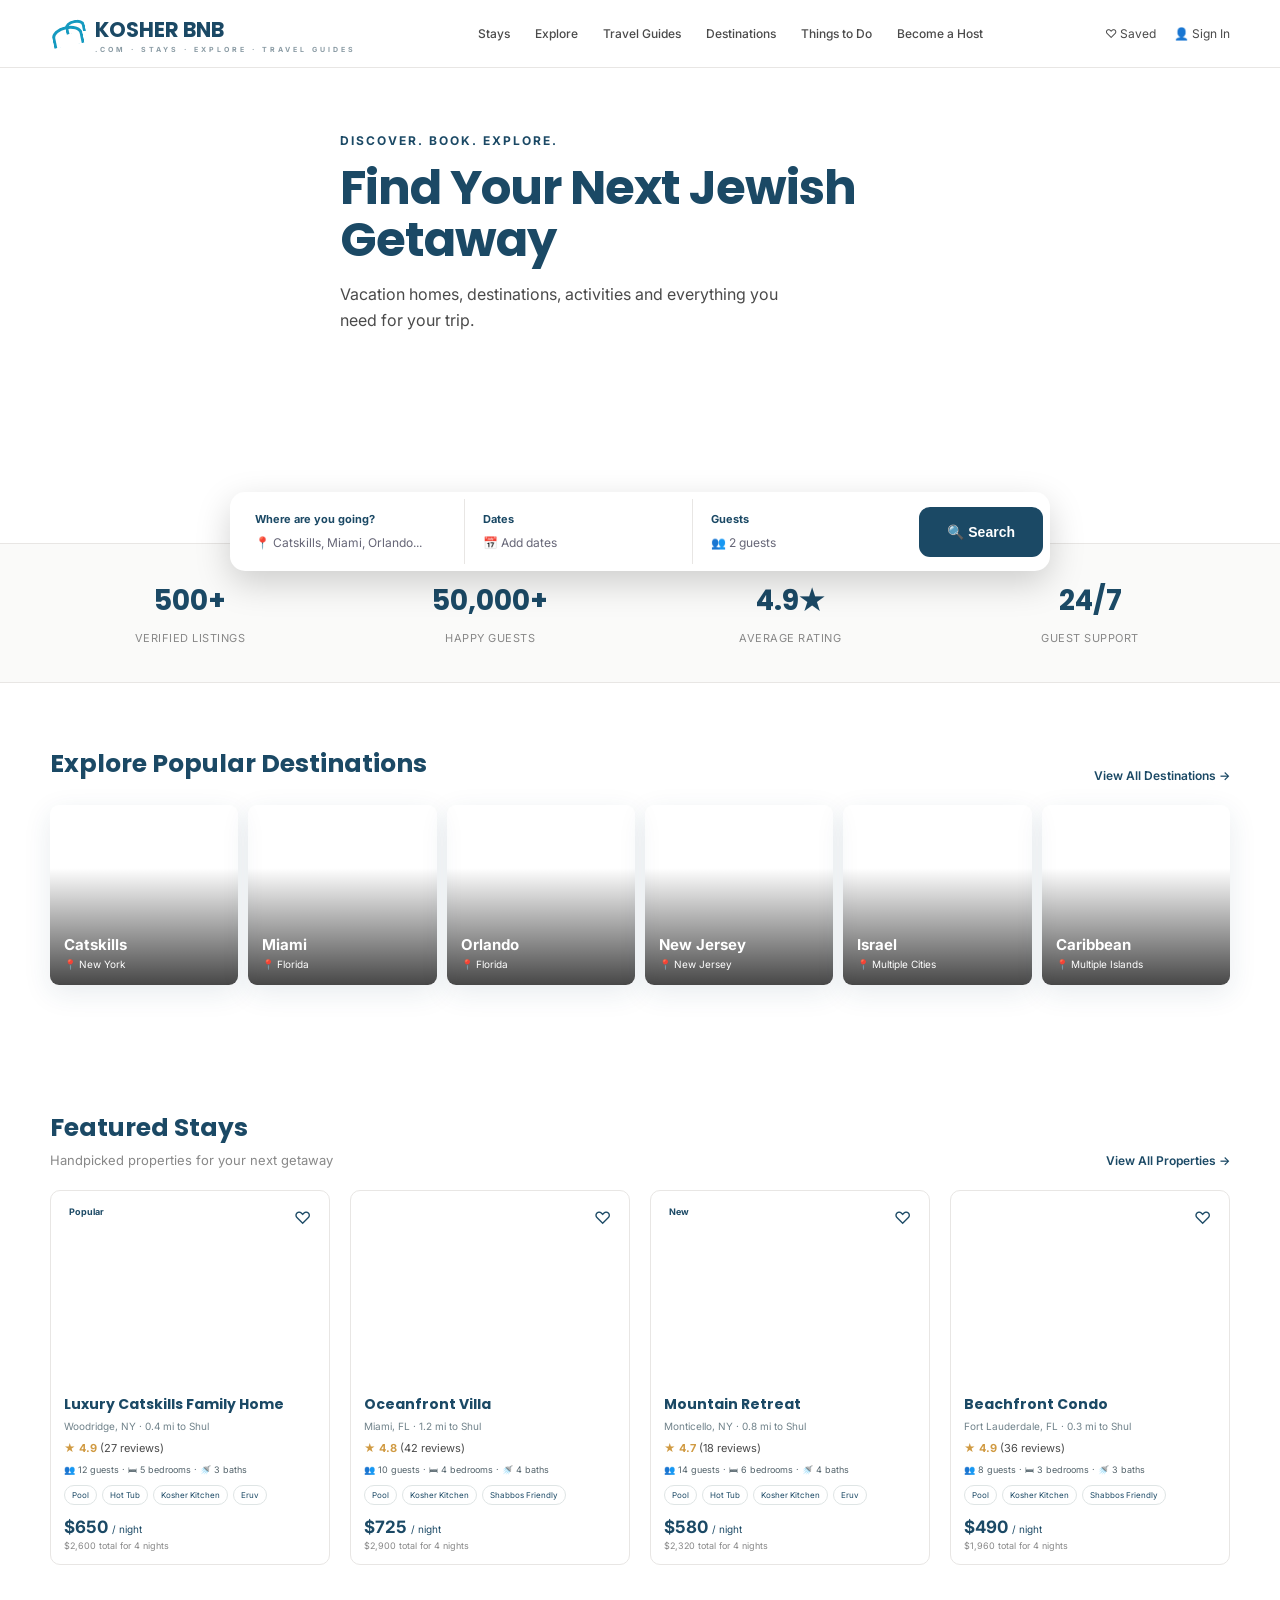
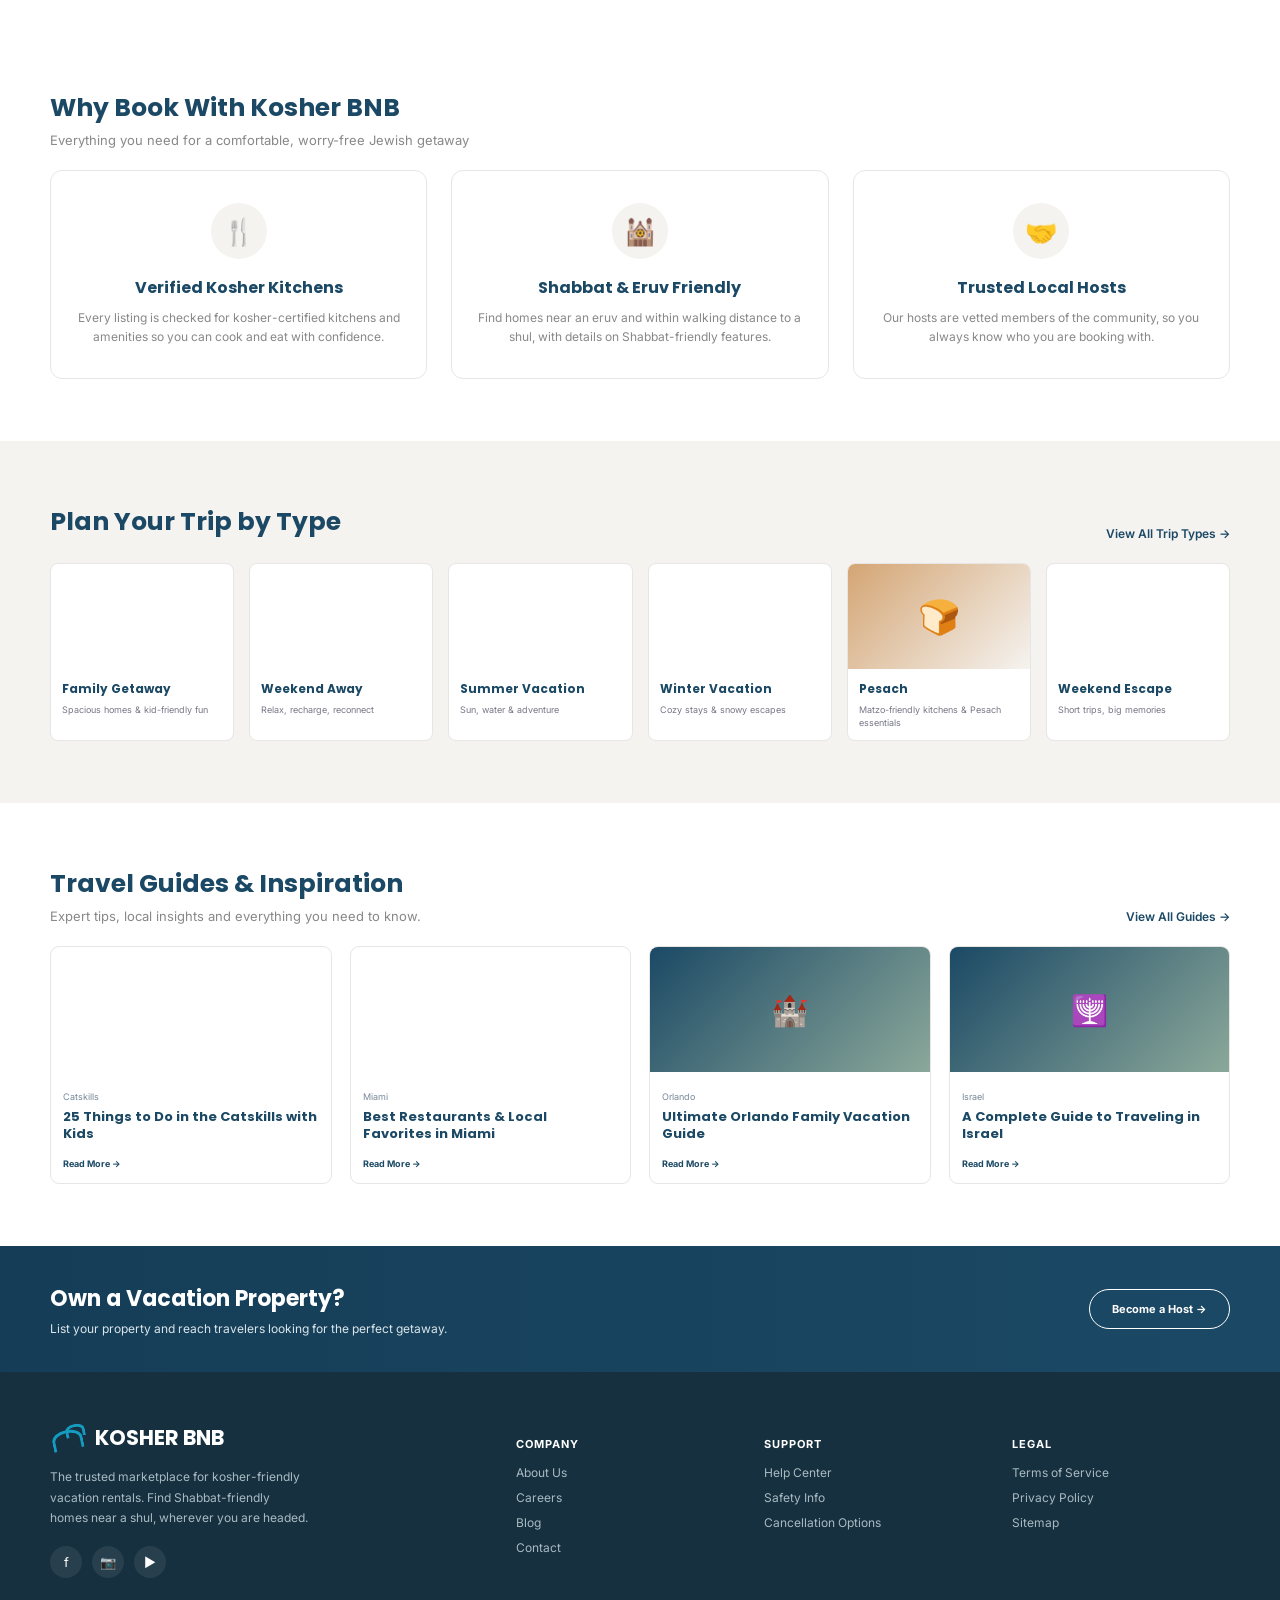
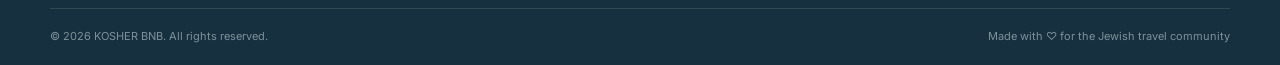
<file: index.html>
<!DOCTYPE html>
<html lang="en">
<head>
<meta charset="utf-8">
<meta name="viewport" content="width=device-width, initial-scale=1.0">
<title>KOSHER BNB.com — Find Your Next Getaway</title>
<link rel="preconnect" href="https://fonts.googleapis.com">
<link rel="preconnect" href="https://fonts.gstatic.com" crossorigin>
<link href="https://fonts.googleapis.com/css2?family=Inter:wght@400;500;600;700&family=Poppins:wght@600;700&display=swap" rel="stylesheet">
<style>
:root{
--blue:#1B4965; --green:#8BA89A; --gold:#D4A574; --cream:#F5F3F0;
--border:#E8E6E4; --text:#4A4A4A; --muted:#888; --white:#fff;
--shadow:0 8px 28px rgba(27,73,101,.10);
}
*{box-sizing:border-box}
html{scroll-behavior:smooth}
body{margin:0;font-family:Inter,Arial,sans-serif;color:var(--text);background:#fff}
h1,h2,h3{font-family:Poppins,Inter,sans-serif;color:var(--blue);margin:0}
a{text-decoration:none;color:inherit}
.container{width:min(1180px,calc(100% - 40px));margin:auto}
header{height:68px;background:#fff;border-bottom:1px solid var(--border);display:flex;align-items:center;position:sticky;top:0;z-index:50}
.nav{display:flex;align-items:center;justify-content:space-between;gap:28px}
.logo{display:flex;align-items:center;gap:10px;color:var(--blue);font-family:Poppins;font-size:21px;font-weight:700;white-space:nowrap}
.logo-mark{width:35px;height:30px;position:relative}
.logo-mark:before,.logo-mark:after{content:"";position:absolute;border-radius:50% 50% 0 0;border:3px solid #159ac0;border-bottom:0;transform:rotate(-12deg)}
.logo-mark:before{width:25px;height:17px;left:2px;top:7px}
.logo-mark:after{width:14px;height:10px;right:0;top:1px}
.logo small{display:block;font-family:Inter;font-size:7px;letter-spacing:3px;color:#8a9ba4}
.links{display:flex;gap:25px;font-size:12px;font-weight:500;align-items:center}
.links a:hover{color:var(--blue)}
.actions{display:flex;gap:18px;align-items:center;font-size:12px}
.hero{min-height:475px;background:
linear-gradient(90deg,rgba(255,255,255,.96) 0%,rgba(255,255,255,.78) 38%,rgba(255,255,255,.12) 72%),
url('https://images.unsplash.com/photo-1500534623283-312aade485b7?auto=format&fit=crop&w=2000&q=85') center/cover;
position:relative;padding:65px 0 45px}
.hero-content{max-width:600px}
.kicker{font-size:12px;font-weight:700;letter-spacing:2px;color:var(--blue);margin-bottom:14px}
.hero h1{font-size:48px;line-height:1.08;letter-spacing:-1px;margin-bottom:15px}
.hero p{font-size:16px;line-height:1.65;max-width:470px;margin:0 0 30px}
.search-box{background:#fff;border-radius:15px;box-shadow:0 12px 35px rgba(0,0,0,.18);display:flex;align-items:center;padding:7px;max-width:820px;position:absolute;bottom:-28px;left:50%;transform:translateX(-50%);width:min(92%,1000px);z-index:3}
.search-field{flex:1;padding:13px 18px;border-right:1px solid var(--border)}
.search-field:last-of-type{border:0}
.search-field label{display:block;font-size:11px;font-weight:700;color:var(--blue);margin-bottom:5px}
.search-field span{font-size:12px;color:#667}
.search-btn{border:0;background:var(--blue);color:#fff;border-radius:11px;padding:17px 28px;font-weight:700;cursor:pointer;font-size:14px}
.search-btn:hover{transform:translateY(-1px)}
.section{padding:62px 0}
.section:first-of-type{padding-top:85px}
.section-head{display:flex;justify-content:space-between;align-items:end;margin-bottom:22px}
.section-head h2{font-size:25px}
.section-head p{margin:5px 0 0;color:var(--muted);font-size:13px}
.view{font-size:12px;color:var(--blue);font-weight:600}
.stats-bar{padding:36px 0;border-top:1px solid var(--border);border-bottom:1px solid var(--border);background:#fafaf9}
.stats-grid{display:grid;grid-template-columns:repeat(4,1fr);gap:20px;text-align:center}
.stat b{display:block;font-family:Poppins;font-size:28px;color:var(--blue);margin-bottom:4px}
.stat span{font-size:11px;color:var(--muted);letter-spacing:.5px;text-transform:uppercase}
.dest-grid{display:grid;grid-template-columns:repeat(6,1fr);gap:10px}
.dest{height:180px;border-radius:9px;overflow:hidden;position:relative;background-size:cover;background-position:center;box-shadow:var(--shadow)}
.dest:after{content:"";position:absolute;inset:0;background:linear-gradient(transparent 35%,rgba(0,0,0,.72))}
.dest span{position:absolute;bottom:15px;left:14px;color:#fff;font-weight:700;font-size:15px;z-index:1}
.dest small{display:block;font-size:10px;font-weight:400;margin-top:4px}
.cards{display:grid;grid-template-columns:repeat(4,1fr);gap:20px}
.card{border:1px solid var(--border);border-radius:10px;overflow:hidden;background:#fff;transition:.2s;position:relative}
.card:hover{transform:translateY(-4px);box-shadow:var(--shadow)}
.card-img{height:190px;background-size:cover;background-position:center;position:relative}
.heart{position:absolute;right:12px;top:12px;width:30px;height:30px;border-radius:50%;background:rgba(255,255,255,.92);display:grid;place-items:center;color:var(--blue);font-size:17px}
.badge{position:absolute;left:10px;top:10px;background:#fff;padding:5px 8px;border-radius:5px;font-size:9px;font-weight:700;color:var(--blue)}
.card-body{padding:13px}
.card h3{font-size:14px;margin-bottom:5px}
.location{font-size:10px;color:#70828a;margin-bottom:9px}
.rating{font-size:11px;margin-bottom:9px}.rating b{color:#d09a42}
.meta{display:flex;gap:9px;flex-wrap:wrap;font-size:9px;color:#53636b;margin-bottom:10px}
.tags{display:flex;gap:5px;flex-wrap:wrap;margin-bottom:12px}
.tag{border:1px solid #dfe5e5;border-radius:12px;padding:4px 7px;font-size:8px;color:var(--blue)}
.price{font-size:17px;font-weight:700;color:var(--blue)}.price span{font-size:10px;font-weight:400}
.total{font-size:9px;color:var(--muted);margin-top:3px}
.features{display:grid;grid-template-columns:repeat(3,1fr);gap:24px}
.feature{text-align:center;padding:32px 22px;border:1px solid var(--border);border-radius:12px;transition:.2s}
.feature:hover{box-shadow:var(--shadow);transform:translateY(-3px)}
.feature-icon{width:56px;height:56px;border-radius:50%;background:var(--cream);display:grid;place-items:center;margin:0 auto 16px;font-size:26px}
.feature h3{font-size:16px;margin-bottom:8px}
.feature p{font-size:12px;color:var(--muted);line-height:1.6;margin:0}
.trip-section{background:var(--cream)}
.trip-grid{display:grid;grid-template-columns:repeat(6,1fr);gap:15px}
.trip{background:#fff;border-radius:8px;overflow:hidden;border:1px solid var(--border)}
.trip-img{height:105px;background-size:cover;background-position:center}
.trip-body{padding:11px}.trip h3{font-size:12px;margin-bottom:5px}.trip p{font-size:9px;color:#778;margin:0;line-height:1.45}
.guides{display:grid;grid-template-columns:repeat(4,1fr);gap:18px}
.guide{border:1px solid var(--border);border-radius:9px;overflow:hidden;background:#fff}
.guide-img{height:125px;background-size:cover;background-position:center}
.guide-img.placeholder{background:linear-gradient(135deg,var(--blue),var(--green));display:grid;place-items:center;font-size:30px}
.guide-body{padding:12px}.guide small{color:#789;font-size:9px}.guide h3{font-size:13px;margin:5px 0 8px;line-height:1.3}.guide a{font-size:9px;color:var(--blue);font-weight:700}
.host{background:linear-gradient(90deg,#153d57,#1B4965);color:#fff;padding:36px 0}
.host-inner{display:flex;justify-content:space-between;align-items:center;gap:30px}
.host h2{color:#fff;font-size:22px;margin-bottom:6px}.host p{margin:0;color:#dbe6eb;font-size:12px}
.host-btn{border:1px solid #fff;color:#fff;border-radius:25px;padding:12px 22px;font-size:11px;font-weight:700;white-space:nowrap}
footer{background:#16303f;padding:50px 0 22px;color:#a9bac2;font-size:12px}
.footer-top{display:grid;grid-template-columns:2fr 1fr 1fr 1fr;gap:30px;padding-bottom:30px;border-bottom:1px solid rgba(255,255,255,.12)}
.footer-brand .logo{color:#fff}
.footer-brand p{font-size:12px;line-height:1.7;color:#a9bac2;margin:14px 0 18px;max-width:260px}
.footer-social{display:flex;gap:10px}
.footer-social a{width:32px;height:32px;border-radius:50%;background:rgba(255,255,255,.08);display:grid;place-items:center;color:#fff;font-size:13px}
.footer-col h4{color:#fff;font-size:11px;letter-spacing:1px;margin-bottom:14px;text-transform:uppercase}
.footer-col a{display:block;color:#a9bac2;font-size:12px;margin-bottom:10px}
.footer-col a:hover{color:#fff}
.footer-bottom{display:flex;justify-content:space-between;padding-top:20px;font-size:11px;color:#7e919b}
@media(max-width:1000px){
.links{display:none}.dest-grid{grid-template-columns:repeat(3,1fr)}.cards{grid-template-columns:repeat(2,1fr)}
.trip-grid{grid-template-columns:repeat(3,1fr)}.guides{grid-template-columns:repeat(2,1fr)}.stats-grid{grid-template-columns:repeat(2,1fr)}
.features{grid-template-columns:1fr}.footer-top{grid-template-columns:1fr 1fr}
}
@media(max-width:700px){
.container{width:min(100% - 24px,600px)}header{height:60px}.actions{display:none}
.hero{min-height:560px;padding-top:45px;background:linear-gradient(rgba(255,255,255,.88),rgba(255,255,255,.35)),url('https://images.unsplash.com/photo-1500534623283-312aade485b7?auto=format&fit=crop&w=1200&q=80') center/cover}
.hero h1{font-size:36px}.hero p{font-size:14px}.search-box{bottom:18px;display:block;padding:8px}.search-field{border-right:0;border-bottom:1px solid var(--border);padding:10px 12px}.search-btn{width:100%;margin-top:6px}
.section{padding:42px 0}.section:first-of-type{padding-top:45px}.dest-grid{grid-template-columns:repeat(2,1fr)}.dest{height:145px}
.cards{grid-template-columns:1fr}.card-img{height:220px}.trip-grid{grid-template-columns:repeat(2,1fr)}.guides{grid-template-columns:1fr}
.host-inner{display:block}.host-btn{display:inline-block;margin-top:18px}.footer-top{grid-template-columns:1fr}.footer-bottom{display:block}.footer-bottom div{margin-bottom:8px}
}
</style>
</head>
<body>
<header>
<div class="container nav">
<a class="logo" href="index.html">
<span class="logo-mark"></span>
<span>KOSHER BNB<small>.COM &middot; STAYS &middot; EXPLORE &middot; TRAVEL GUIDES</small></span>
</a>
<nav class="links">
<a href="stays.html">Stays</a><a href="explore.html">Explore</a><a href="travel-guides.html">Travel Guides</a>
<a href="destinations.html">Destinations</a><a href="things-to-do.html">Things to Do</a><a href="become-a-host.html">Become a Host</a>
</nav>
<div class="actions"><a href="#">&#9825; Saved</a><a href="#">&#128100; Sign In</a></div>
</div>
</header>
<section class="hero">
<div class="container hero-content">
<div class="kicker">DISCOVER. BOOK. EXPLORE.</div>
<h1>Find Your Next Jewish Getaway</h1>
<p>Vacation homes, destinations, activities and everything you need for your trip.</p>
</div>
<div class="search-box">
<div class="search-field"><label>Where are you going?</label><span>&#128205; Catskills, Miami, Orlando...</span></div>
<div class="search-field"><label>Dates</label><span>&#128197; Add dates</span></div>
<div class="search-field"><label>Guests</label><span>&#128101; 2 guests</span></div>
<button class="search-btn" onclick="alert('Search experience coming next')">&#128269; Search</button>
</div>
</section>
<div class="stats-bar">
<div class="container stats-grid">
<div class="stat"><b>500+</b><span>Verified Listings</span></div>
<div class="stat"><b>50,000+</b><span>Happy Guests</span></div>
<div class="stat"><b>4.9&#9733;</b><span>Average Rating</span></div>
<div class="stat"><b>24/7</b><span>Guest Support</span></div>
</div>
</div>
<section class="section" id="destinations">
<div class="container">
<div class="section-head"><div><h2>Explore Popular Destinations</h2></div><a class="view" href="#">View All Destinations &rarr;</a></div>
<div class="dest-grid">
<a class="dest" style="background-image:url('https://images.unsplash.com/photo-1448375240586-882707db888b?auto=format&fit=crop&w=500&q=80')"><span>Catskills<small>&#128205; New York</small></span></a>
<a class="dest" style="background-image:url('https://images.unsplash.com/photo-1507525428034-b723cf961d3e?auto=format&fit=crop&w=500&q=80')"><span>Miami<small>&#128205; Florida</small></span></a>
<a class="dest" style="background-image:url('https://images.unsplash.com/photo-1518709594023-6eab9bab7b23?auto=format&fit=crop&w=500&q=80')"><span>Orlando<small>&#128205; Florida</small></span></a>
<a class="dest" style="background-image:url('https://images.unsplash.com/photo-1500530855697-b586d89ba3ee?auto=format&fit=crop&w=500&q=80')"><span>New Jersey<small>&#128205; New Jersey</small></span></a>
<a class="dest" style="background-image:url('https://images.unsplash.com/photo-1548013146-72479768bada?auto=format&fit=crop&w=500&q=80')"><span>Israel<small>&#128205; Multiple Cities</small></span></a>
<a class="dest" style="background-image:url('https://images.unsplash.com/photo-1500534314209-a25ddb2bd429?auto=format&fit=crop&w=500&q=80')"><span>Caribbean<small>&#128205; Multiple Islands</small></span></a>
</div>
</div>
</section>
<section class="section" id="stays">
<div class="container">
<div class="section-head"><div><h2>Featured Stays</h2><p>Handpicked properties for your next getaway</p></div><a class="view" href="#">View All Properties &rarr;</a></div>
<div class="cards">
<article class="card"><div class="card-img" style="background-image:url('https://images.unsplash.com/photo-1564013799919-ab600027ffc6?auto=format&fit=crop&w=900&q=80')"><span class="badge">Popular</span><span class="heart">&#9825;</span></div><div class="card-body"><h3>Luxury Catskills Family Home</h3><div class="location">Woodridge, NY &middot; 0.4 mi to Shul</div><div class="rating"><b>&#9733; 4.9</b> (27 reviews)</div><div class="meta">&#128101; 12 guests &middot; &#128719; 5 bedrooms &middot; &#128703; 3 baths</div><div class="tags"><span class="tag">Pool</span><span class="tag">Hot Tub</span><span class="tag">Kosher Kitchen</span><span class="tag">Eruv</span></div><div class="price">$650 <span>/ night</span></div><div class="total">$2,600 total for 4 nights</div></div></article>
<article class="card"><div class="card-img" style="background-image:url('https://images.unsplash.com/photo-1600607687939-ce8a6c25118c?auto=format&fit=crop&w=900&q=80')"><span class="heart">&#9825;</span></div><div class="card-body"><h3>Oceanfront Villa</h3><div class="location">Miami, FL &middot; 1.2 mi to Shul</div><div class="rating"><b>&#9733; 4.8</b> (42 reviews)</div><div class="meta">&#128101; 10 guests &middot; &#128719; 4 bedrooms &middot; &#128703; 4 baths</div><div class="tags"><span class="tag">Pool</span><span class="tag">Kosher Kitchen</span><span class="tag">Shabbos Friendly</span></div><div class="price">$725 <span>/ night</span></div><div class="total">$2,900 total for 4 nights</div></div></article>
<article class="card"><div class="card-img" style="background-image:url('https://images.unsplash.com/photo-1449158743715-0a90ebb6d2d8?auto=format&fit=crop&w=900&q=80')"><span class="badge">New</span><span class="heart">&#9825;</span></div><div class="card-body"><h3>Mountain Retreat</h3><div class="location">Monticello, NY &middot; 0.8 mi to Shul</div><div class="rating"><b>&#9733; 4.7</b> (18 reviews)</div><div class="meta">&#128101; 14 guests &middot; &#128719; 6 bedrooms &middot; &#128703; 4 baths</div><div class="tags"><span class="tag">Pool</span><span class="tag">Hot Tub</span><span class="tag">Kosher Kitchen</span><span class="tag">Eruv</span></div><div class="price">$580 <span>/ night</span></div><div class="total">$2,320 total for 4 nights</div></div></article>
<article class="card"><div class="card-img" style="background-image:url('https://images.unsplash.com/photo-1600566753086-00f18fb6b3ea?auto=format&fit=crop&w=900&q=80')"><span class="heart">&#9825;</span></div><div class="card-body"><h3>Beachfront Condo</h3><div class="location">Fort Lauderdale, FL &middot; 0.3 mi to Shul</div><div class="rating"><b>&#9733; 4.9</b> (36 reviews)</div><div class="meta">&#128101; 8 guests &middot; &#128719; 3 bedrooms &middot; &#128703; 3 baths</div><div class="tags"><span class="tag">Pool</span><span class="tag">Kosher Kitchen</span><span class="tag">Shabbos Friendly</span></div><div class="price">$490 <span>/ night</span></div><div class="total">$1,960 total for 4 nights</div></div></article>
</div>
</div>
</section>
<section class="section" id="why">
<div class="container">
<div class="section-head"><div><h2>Why Book With Kosher BNB</h2><p>Everything you need for a comfortable, worry-free Jewish getaway</p></div></div>
<div class="features">
<div class="feature"><div class="feature-icon">&#127860;</div><h3>Verified Kosher Kitchens</h3><p>Every listing is checked for kosher-certified kitchens and amenities so you can cook and eat with confidence.</p></div>
<div class="feature"><div class="feature-icon">&#128333;</div><h3>Shabbat &amp; Eruv Friendly</h3><p>Find homes near an eruv and within walking distance to a shul, with details on Shabbat-friendly features.</p></div>
<div class="feature"><div class="feature-icon">&#129309;</div><h3>Trusted Local Hosts</h3><p>Our hosts are vetted members of the community, so you always know who you are booking with.</p></div>
</div>
</div>
</section>
<section class="section trip-section" id="things">
<div class="container">
<div class="section-head"><div><h2>Plan Your Trip by Type</h2></div><a class="view" href="#">View All Trip Types &rarr;</a></div>
<div class="trip-grid">
<div class="trip"><div class="trip-img" style="background-image:url('https://images.unsplash.com/photo-1504150558240-0b4fd8946624?auto=format&fit=crop&w=600&q=80')"></div><div class="trip-body"><h3>Family Getaway</h3><p>Spacious homes &amp; kid-friendly fun</p></div></div>
<div class="trip"><div class="trip-img" style="background-image:url('https://images.unsplash.com/photo-1519682337058-a94d519337bc?auto=format&fit=crop&w=600&q=80')"></div><div class="trip-body"><h3>Weekend Away</h3><p>Relax, recharge, reconnect</p></div></div>
<div class="trip"><div class="trip-img" style="background-image:url('https://images.unsplash.com/photo-1470770841072-f978cf4d019e?auto=format&fit=crop&w=600&q=80')"></div><div class="trip-body"><h3>Summer Vacation</h3><p>Sun, water &amp; adventure</p></div></div>
<div class="trip"><div class="trip-img" style="background-image:url('https://images.unsplash.com/photo-1517825738774-7de9363ef735?auto=format&fit=crop&w=600&q=80')"></div><div class="trip-body"><h3>Winter Vacation</h3><p>Cozy stays &amp; snowy escapes</p></div></div>
<div class="trip"><div class="trip-img placeholder-trip" style="background:linear-gradient(135deg,var(--gold),var(--cream));display:grid;place-items:center;font-size:34px">&#127838;</div><div class="trip-body"><h3>Pesach</h3><p>Matzo-friendly kitchens &amp; Pesach essentials</p></div></div>
<div class="trip"><div class="trip-img" style="background-image:url('https://images.unsplash.com/photo-1500534623283-312aade485b7?auto=format&fit=crop&w=600&q=80')"></div><div class="trip-body"><h3>Weekend Escape</h3><p>Short trips, big memories</p></div></div>
</div>
</div>
</section>
<section class="section" id="guides">
<div class="container">
<div class="section-head"><div><h2>Travel Guides &amp; Inspiration</h2><p>Expert tips, local insights and everything you need to know.</p></div><a class="view" href="#">View All Guides &rarr;</a></div>
<div class="guides">
<article class="guide"><div class="guide-img" style="background-image:url('https://images.unsplash.com/photo-1469474968028-56623f02e42e?auto=format&fit=crop&w=800&q=80')"></div><div class="guide-body"><small>Catskills</small><h3>25 Things to Do in the Catskills with Kids</h3><a href="#">Read More &rarr;</a></div></article>
<article class="guide"><div class="guide-img" style="background-image:url('https://images.unsplash.com/photo-1547592180-85f173990554?auto=format&fit=crop&w=800&q=80')"></div><div class="guide-body"><small>Miami</small><h3>Best Restaurants &amp; Local Favorites in Miami</h3><a href="#">Read More &rarr;</a></div></article>
<article class="guide"><div class="guide-img placeholder">&#127984;</div><div class="guide-body"><small>Orlando</small><h3>Ultimate Orlando Family Vacation Guide</h3><a href="#">Read More &rarr;</a></div></article>
<article class="guide"><div class="guide-img placeholder">&#128334;</div><div class="guide-body"><small>Israel</small><h3>A Complete Guide to Traveling in Israel</h3><a href="#">Read More &rarr;</a></div></article>
</div>
</div>
</section>
<section class="host" id="host">
<div class="container host-inner">
<div><h2>Own a Vacation Property?</h2><p>List your property and reach travelers looking for the perfect getaway.</p></div>
<a class="host-btn" href="#">Become a Host &rarr;</a>
</div>
</section>
<footer>
<div class="container">
<div class="footer-top">
<div class="footer-brand">
<a class="logo" href="index.html"><span class="logo-mark"></span><span>KOSHER BNB</span></a>
<p>The trusted marketplace for kosher-friendly vacation rentals. Find Shabbat-friendly homes near a shul, wherever you are headed.</p>
<div class="footer-social"><a href="#">f</a><a href="#">&#128247;</a><a href="#">&#9654;</a></div>
</div>
<div class="footer-col"><h4>Company</h4><a href="#">About Us</a><a href="#">Careers</a><a href="#">Blog</a><a href="#">Contact</a></div>
<div class="footer-col"><h4>Support</h4><a href="#">Help Center</a><a href="#">Safety Info</a><a href="#">Cancellation Options</a></div>
<div class="footer-col"><h4>Legal</h4><a href="#">Terms of Service</a><a href="#">Privacy Policy</a><a href="#">Sitemap</a></div>
</div>
<div class="footer-bottom">
<div>&copy; 2026 KOSHER BNB. All rights reserved.</div>
<div>Made with &#9825; for the Jewish travel community</div>
</div>
</div>
</footer>
</body>
</html>
</file>
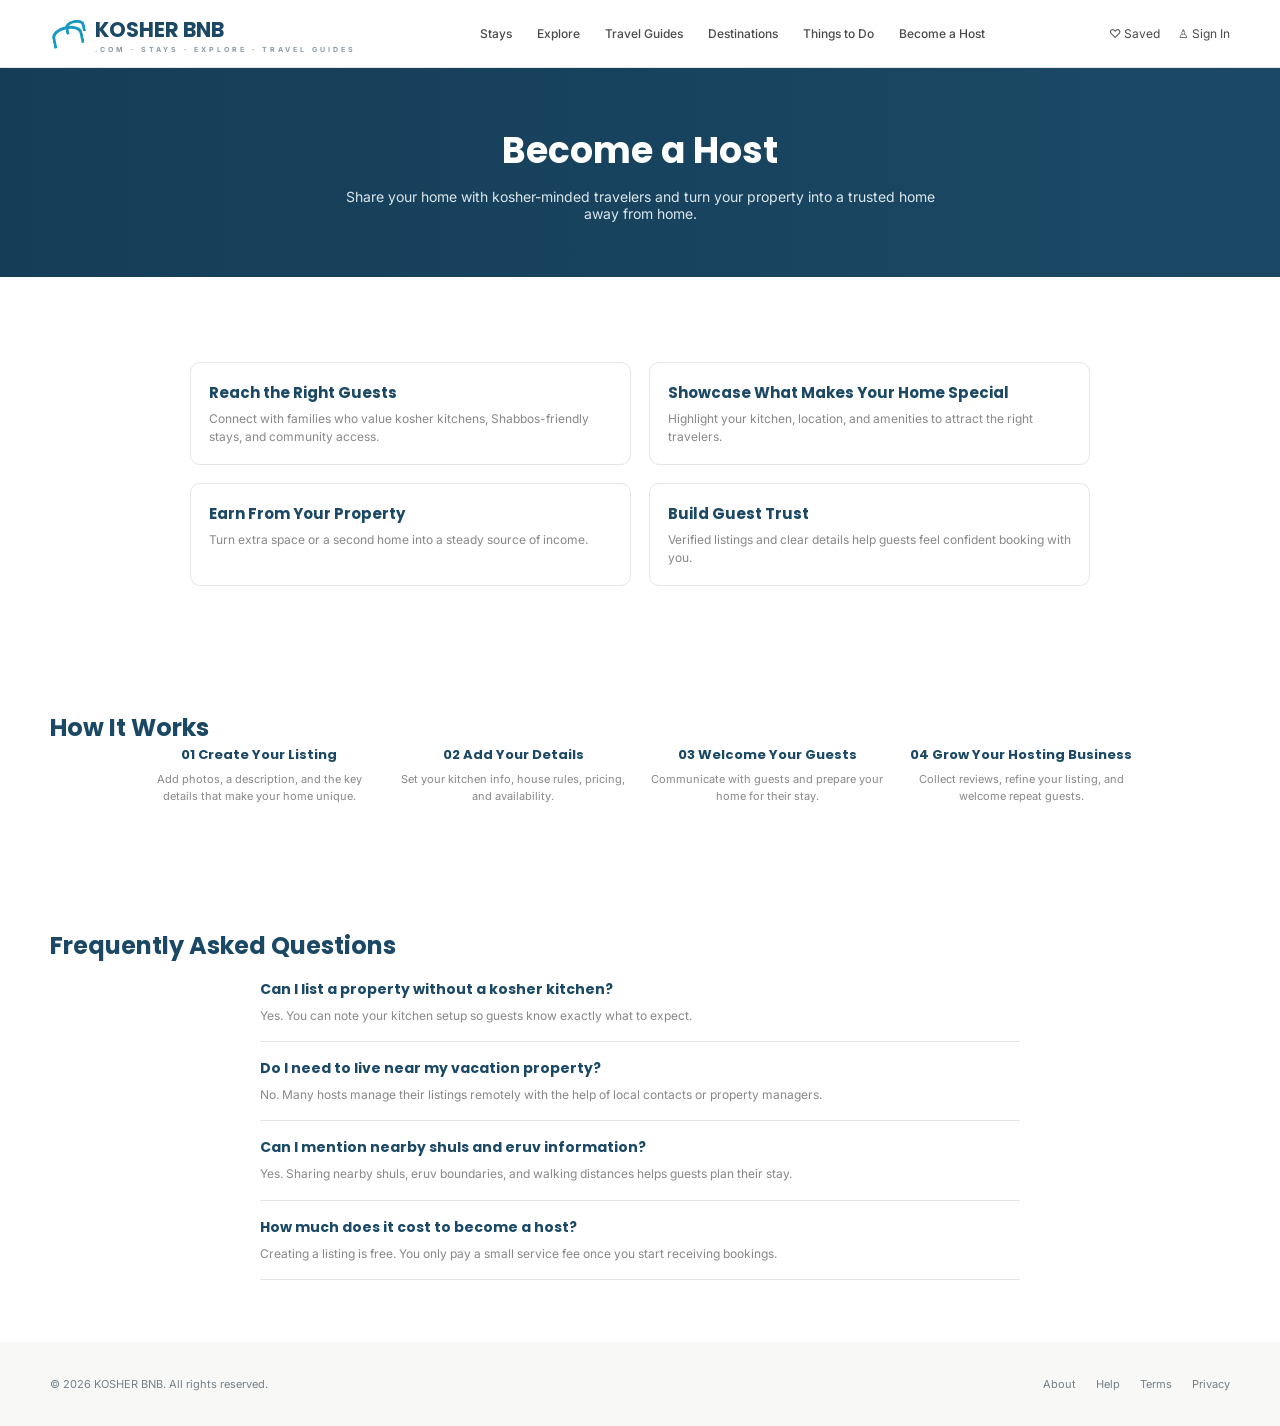
<file: become-a-host.html>
<!DOCTYPE html><html lang="en"><head><meta charset="utf-8"><meta name="viewport" content="width=device-width, initial-scale=1.0"><title>Become a Host — KOSHER BNB</title><link rel="preconnect" href="https://fonts.googleapis.com"><link rel="preconnect" href="https://fonts.gstatic.com" crossorigin><link href="https://fonts.googleapis.com/css2?family=Inter:wght@400;500;600;700&family=Poppins:wght@600;700&display=swap" rel="stylesheet"><link rel="stylesheet" href="styles.css"></head><body><header><div class="container nav"><a class="logo" href="index.html"><span class="logo-mark"></span><span>KOSHER BNB<small>.COM · STAYS · EXPLORE · TRAVEL GUIDES</small></span></a><nav class="links"><a href="stays.html">Stays</a><a href="explore.html">Explore</a><a href="travel-guides.html">Travel Guides</a><a href="destinations.html">Destinations</a><a href="things-to-do.html">Things to Do</a><a href="become-a-host.html">Become a Host</a></nav><div class="actions"><a href="#">♡ Saved</a><a href="#">♙ Sign In</a></div></div></header><div class="page-hero"><h1>Become a Host</h1><p>Share your home with kosher-minded travelers and turn your property into a trusted home away from home.</p></div><section class="section"><div class="container"><div class="benefits"><div class="benefit"><h3>Reach the Right Guests</h3><p>Connect with families who value kosher kitchens, Shabbos-friendly stays, and community access.</p></div><div class="benefit"><h3>Showcase What Makes Your Home Special</h3><p>Highlight your kitchen, location, and amenities to attract the right travelers.</p></div><div class="benefit"><h3>Earn From Your Property</h3><p>Turn extra space or a second home into a steady source of income.</p></div><div class="benefit"><h3>Build Guest Trust</h3><p>Verified listings and clear details help guests feel confident booking with you.</p></div></div></div></section><section class="section"><div class="container"><h2>How It Works</h2><div class="steps"><div class="step"><h3>01 Create Your Listing</h3><p>Add photos, a description, and the key details that make your home unique.</p></div><div class="step"><h3>02 Add Your Details</h3><p>Set your kitchen info, house rules, pricing, and availability.</p></div><div class="step"><h3>03 Welcome Your Guests</h3><p>Communicate with guests and prepare your home for their stay.</p></div><div class="step"><h3>04 Grow Your Hosting Business</h3><p>Collect reviews, refine your listing, and welcome repeat guests.</p></div></div></div></section><section class="section"><div class="container"><h2>Frequently Asked Questions</h2><div class="faq"><div class="faq-item"><h3>Can I list a property without a kosher kitchen?</h3><p>Yes. You can note your kitchen setup so guests know exactly what to expect.</p></div><div class="faq-item"><h3>Do I need to live near my vacation property?</h3><p>No. Many hosts manage their listings remotely with the help of local contacts or property managers.</p></div><div class="faq-item"><h3>Can I mention nearby shuls and eruv information?</h3><p>Yes. Sharing nearby shuls, eruv boundaries, and walking distances helps guests plan their stay.</p></div><div class="faq-item"><h3>How much does it cost to become a host?</h3><p>Creating a listing is free. You only pay a small service fee once you start receiving bookings.</p></div></div></div></section><footer><div class="container footer-inner"><div>© 2026 KOSHER BNB. All rights reserved.</div><div class="footer-links"><a href="index.html">About</a><a href="index.html">Help</a><a href="index.html">Terms</a><a href="index.html">Privacy</a></div></div></footer></body></html>
</file>
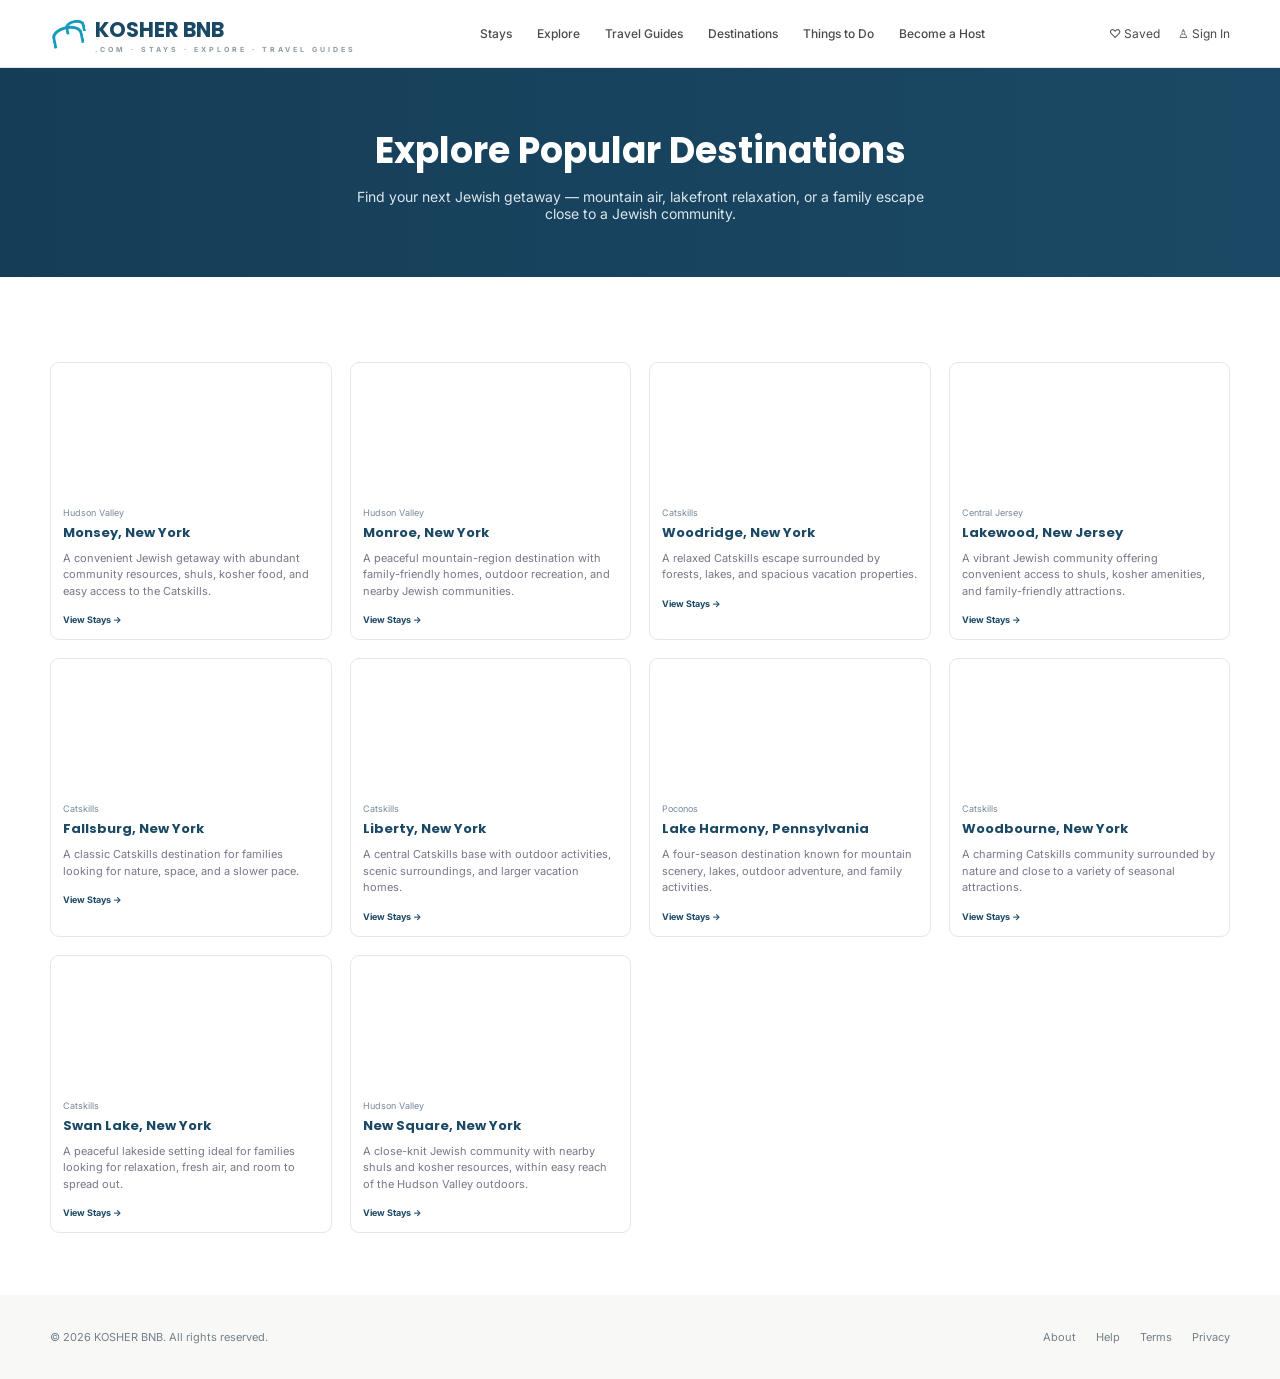
<file: destinations.html>
<!DOCTYPE html><html lang="en"><head><meta charset="utf-8"><meta name="viewport" content="width=device-width, initial-scale=1.0"><title>Destinations — KOSHER BNB</title><link rel="preconnect" href="https://fonts.googleapis.com"><link rel="preconnect" href="https://fonts.gstatic.com" crossorigin><link href="https://fonts.googleapis.com/css2?family=Inter:wght@400;500;600;700&family=Poppins:wght@600;700&display=swap" rel="stylesheet"><link rel="stylesheet" href="styles.css"></head><body><header><div class="container nav"><a class="logo" href="index.html"><span class="logo-mark"></span><span>KOSHER BNB<small>.COM · STAYS · EXPLORE · TRAVEL GUIDES</small></span></a><nav class="links"><a href="stays.html">Stays</a><a href="explore.html">Explore</a><a href="travel-guides.html">Travel Guides</a><a href="destinations.html">Destinations</a><a href="things-to-do.html">Things to Do</a><a href="become-a-host.html">Become a Host</a></nav><div class="actions"><a href="#">♡ Saved</a><a href="#">♙ Sign In</a></div></div></header><div class="page-hero"><h1>Explore Popular Destinations</h1><p>Find your next Jewish getaway — mountain air, lakefront relaxation, or a family escape close to a Jewish community.</p></div><section class="section"><div class="container"><div class="guides"><article class="guide"><div class="guide-img" style="background-image:url('https://images.unsplash.com/photo-1448375240586-882707db888b?auto=format&fit=crop&w=800&q=80')"></div><div class="guide-body"><small>Hudson Valley</small><h3>Monsey, New York</h3><p style="font-size:11px;color:#778;margin:0 0 8px;line-height:1.5">A convenient Jewish getaway with abundant community resources, shuls, kosher food, and easy access to the Catskills.</p><a href="stays.html">View Stays →</a></div></article><article class="guide"><div class="guide-img" style="background-image:url('https://images.unsplash.com/photo-1507525428034-b723cf961d3e?auto=format&fit=crop&w=800&q=80')"></div><div class="guide-body"><small>Hudson Valley</small><h3>Monroe, New York</h3><p style="font-size:11px;color:#778;margin:0 0 8px;line-height:1.5">A peaceful mountain-region destination with family-friendly homes, outdoor recreation, and nearby Jewish communities.</p><a href="stays.html">View Stays →</a></div></article><article class="guide"><div class="guide-img" style="background-image:url('https://images.unsplash.com/photo-1518709594023-6eab9bab7b23?auto=format&fit=crop&w=800&q=80')"></div><div class="guide-body"><small>Catskills</small><h3>Woodridge, New York</h3><p style="font-size:11px;color:#778;margin:0 0 8px;line-height:1.5">A relaxed Catskills escape surrounded by forests, lakes, and spacious vacation properties.</p><a href="stays.html">View Stays →</a></div></article><article class="guide"><div class="guide-img" style="background-image:url('https://images.unsplash.com/photo-1500530855697-b586d89ba3ee?auto=format&fit=crop&w=800&q=80')"></div><div class="guide-body"><small>Central Jersey</small><h3>Lakewood, New Jersey</h3><p style="font-size:11px;color:#778;margin:0 0 8px;line-height:1.5">A vibrant Jewish community offering convenient access to shuls, kosher amenities, and family-friendly attractions.</p><a href="stays.html">View Stays →</a></div></article><article class="guide"><div class="guide-img" style="background-image:url('https://images.unsplash.com/photo-1548013146-72479768bada?auto=format&fit=crop&w=800&q=80')"></div><div class="guide-body"><small>Catskills</small><h3>Fallsburg, New York</h3><p style="font-size:11px;color:#778;margin:0 0 8px;line-height:1.5">A classic Catskills destination for families looking for nature, space, and a slower pace.</p><a href="stays.html">View Stays →</a></div></article><article class="guide"><div class="guide-img" style="background-image:url('https://images.unsplash.com/photo-1500534314209-a25ddb2bd429?auto=format&fit=crop&w=800&q=80')"></div><div class="guide-body"><small>Catskills</small><h3>Liberty, New York</h3><p style="font-size:11px;color:#778;margin:0 0 8px;line-height:1.5">A central Catskills base with outdoor activities, scenic surroundings, and larger vacation homes.</p><a href="stays.html">View Stays →</a></div></article><article class="guide"><div class="guide-img" style="background-image:url('https://images.unsplash.com/photo-1504150558240-0b4fd8946624?auto=format&fit=crop&w=800&q=80')"></div><div class="guide-body"><small>Poconos</small><h3>Lake Harmony, Pennsylvania</h3><p style="font-size:11px;color:#778;margin:0 0 8px;line-height:1.5">A four-season destination known for mountain scenery, lakes, outdoor adventure, and family activities.</p><a href="stays.html">View Stays →</a></div></article><article class="guide"><div class="guide-img" style="background-image:url('https://images.unsplash.com/photo-1519682337058-a94d519337bc?auto=format&fit=crop&w=800&q=80')"></div><div class="guide-body"><small>Catskills</small><h3>Woodbourne, New York</h3><p style="font-size:11px;color:#778;margin:0 0 8px;line-height:1.5">A charming Catskills community surrounded by nature and close to a variety of seasonal attractions.</p><a href="stays.html">View Stays →</a></div></article><article class="guide"><div class="guide-img" style="background-image:url('https://images.unsplash.com/photo-1470770841072-f978cf4d019e?auto=format&fit=crop&w=800&q=80')"></div><div class="guide-body"><small>Catskills</small><h3>Swan Lake, New York</h3><p style="font-size:11px;color:#778;margin:0 0 8px;line-height:1.5">A peaceful lakeside setting ideal for families looking for relaxation, fresh air, and room to spread out.</p><a href="stays.html">View Stays →</a></div></article><article class="guide"><div class="guide-img" style="background-image:url('https://images.unsplash.com/photo-1517825738774-7de9363ef735?auto=format&fit=crop&w=800&q=80')"></div><div class="guide-body"><small>Hudson Valley</small><h3>New Square, New York</h3><p style="font-size:11px;color:#778;margin:0 0 8px;line-height:1.5">A close-knit Jewish community with nearby shuls and kosher resources, within easy reach of the Hudson Valley outdoors.</p><a href="stays.html">View Stays →</a></div></article></div></div></section><footer><div class="container footer-inner"><div>© 2026 KOSHER BNB. All rights reserved.</div><div class="footer-links"><a href="index.html">About</a><a href="index.html">Help</a><a href="index.html">Terms</a><a href="index.html">Privacy</a></div></div></footer></body></html>
</file>
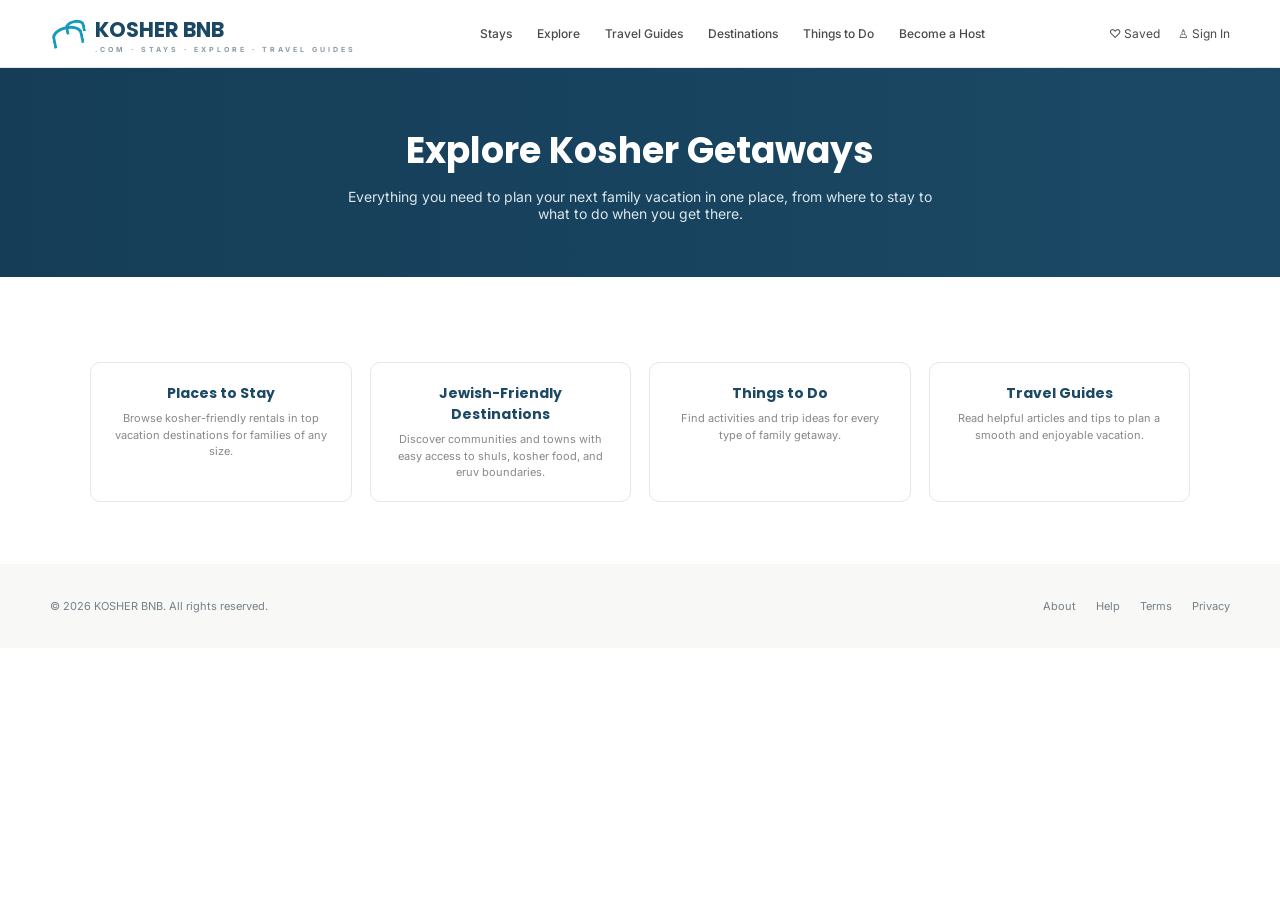
<file: explore.html>
<!DOCTYPE html><html lang="en"><head><meta charset="utf-8"><meta name="viewport" content="width=device-width, initial-scale=1.0"><title>Explore — KOSHER BNB</title><link rel="preconnect" href="https://fonts.googleapis.com"><link rel="preconnect" href="https://fonts.gstatic.com" crossorigin><link href="https://fonts.googleapis.com/css2?family=Inter:wght@400;500;600;700&family=Poppins:wght@600;700&display=swap" rel="stylesheet"><link rel="stylesheet" href="styles.css"></head><body><header><div class="container nav"><a class="logo" href="index.html"><span class="logo-mark"></span><span>KOSHER BNB<small>.COM · STAYS · EXPLORE · TRAVEL GUIDES</small></span></a><nav class="links"><a href="stays.html">Stays</a><a href="explore.html">Explore</a><a href="travel-guides.html">Travel Guides</a><a href="destinations.html">Destinations</a><a href="things-to-do.html">Things to Do</a><a href="become-a-host.html">Become a Host</a></nav><div class="actions"><a href="#">♡ Saved</a><a href="#">♙ Sign In</a></div></div></header><div class="page-hero"><h1>Explore Kosher Getaways</h1><p>Everything you need to plan your next family vacation in one place, from where to stay to what to do when you get there.</p></div><section class="section"><div class="container"><div class="categories"><div class="category"><h3>Places to Stay</h3><p>Browse kosher-friendly rentals in top vacation destinations for families of any size.</p></div><div class="category"><h3>Jewish-Friendly Destinations</h3><p>Discover communities and towns with easy access to shuls, kosher food, and eruv boundaries.</p></div><div class="category"><h3>Things to Do</h3><p>Find activities and trip ideas for every type of family getaway.</p></div><div class="category"><h3>Travel Guides</h3><p>Read helpful articles and tips to plan a smooth and enjoyable vacation.</p></div></div></div></section><footer><div class="container footer-inner"><div>© 2026 KOSHER BNB. All rights reserved.</div><div class="footer-links"><a href="index.html">About</a><a href="index.html">Help</a><a href="index.html">Terms</a><a href="index.html">Privacy</a></div></div></footer></body></html>
</file>
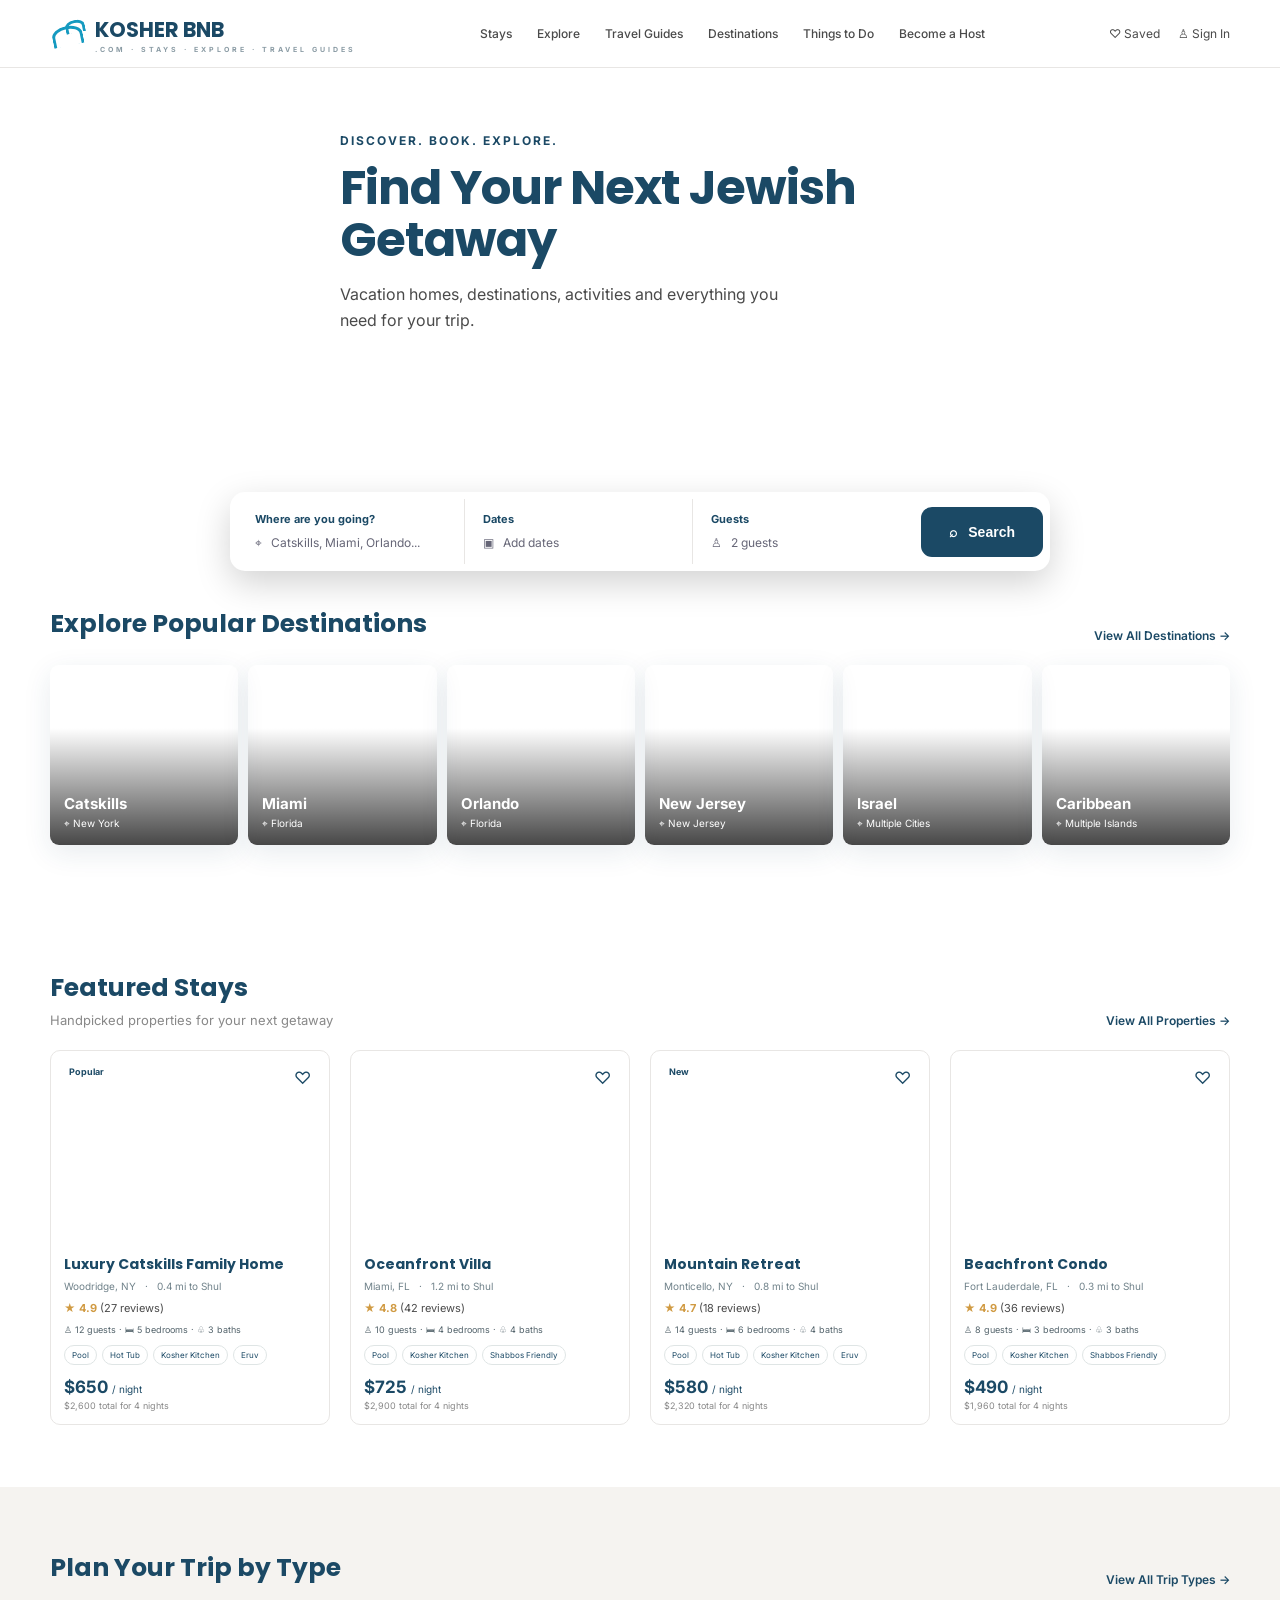
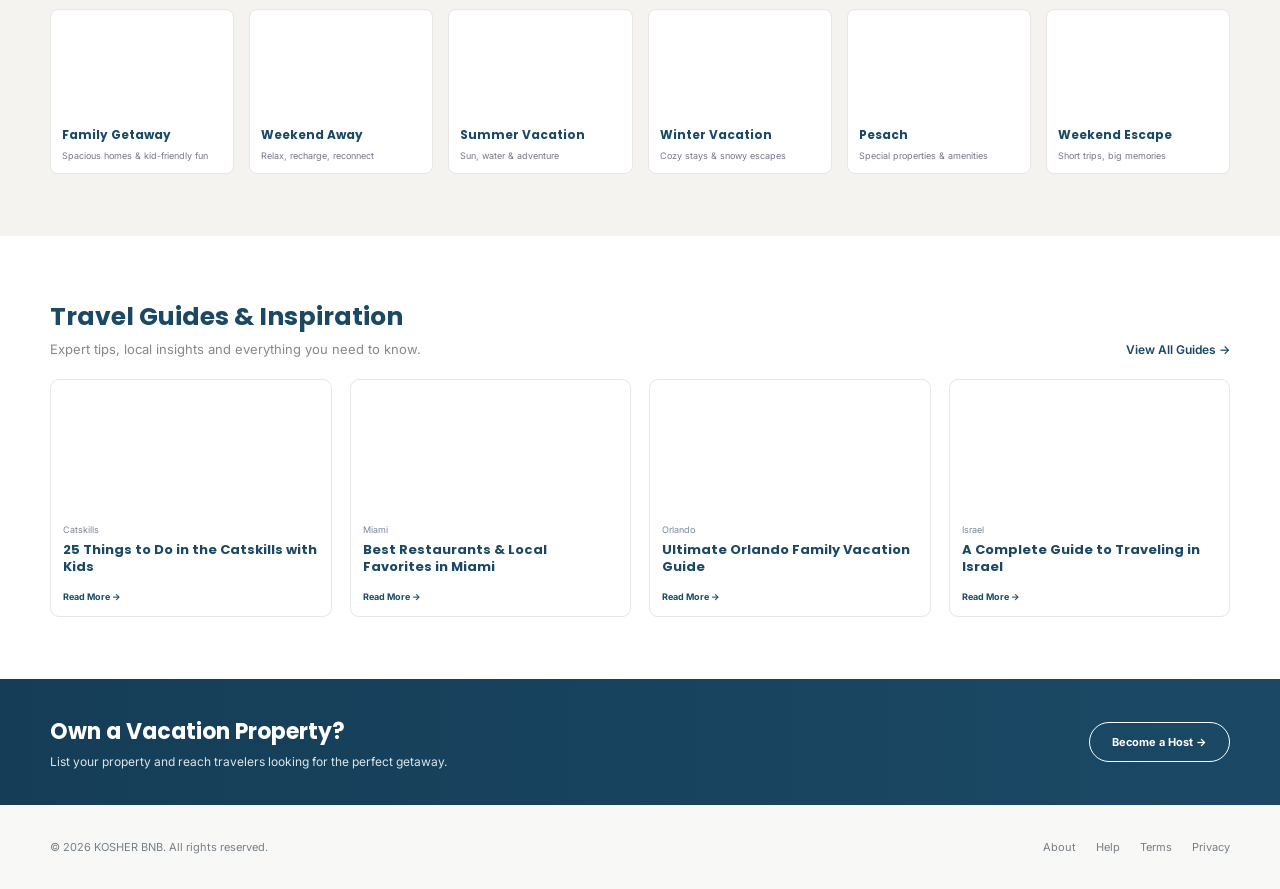
<file: kosher_getaways_homepage (1).html>
<!DOCTYPE html>
<html lang="en">
<head><style type='text/css'>
[aria-label="Start Voice"],
.absolute.inset-0.h-full.w-full.object-contain,
.absolute.inset-0.flex.items-center.justify-center
{ display: none !important; }
</style>

<meta charset="utf-8">
<meta name="viewport" content="width=device-width, initial-scale=1.0">
<title>KOSHER BNB.com — Find Your Next Getaway</title>
<link rel="preconnect" href="https://fonts.googleapis.com">
<link rel="preconnect" href="https://fonts.gstatic.com" crossorigin>
<link href="https://fonts.googleapis.com/css2?family=Inter:wght@400;500;600;700&amp;family=Poppins:wght@600;700&amp;display=swap" rel="stylesheet">
<style>
:root{
  --blue:#1B4965; --green:#8BA89A; --gold:#D4A574; --cream:#F5F3F0;
  --border:#E8E6E4; --text:#4A4A4A; --muted:#888; --white:#fff;
  --shadow:0 8px 28px rgba(27,73,101,.10);
}
*{box-sizing:border-box}
html{scroll-behavior:smooth}
body{margin:0;font-family:Inter,Arial,sans-serif;color:var(--text);background:#fff}
h1,h2,h3{font-family:Poppins,Inter,sans-serif;color:var(--blue);margin:0}
a{text-decoration:none;color:inherit}
.container{width:min(1180px,calc(100% - 40px));margin:auto}
header{height:68px;background:#fff;border-bottom:1px solid var(--border);display:flex;align-items:center;position:sticky;top:0;z-index:50}
.nav{display:flex;align-items:center;justify-content:space-between;gap:28px}
.logo{display:flex;align-items:center;gap:10px;color:var(--blue);font-family:Poppins;font-size:21px;font-weight:700;white-space:nowrap}
.logo-mark{width:35px;height:30px;position:relative}
.logo-mark:before,.logo-mark:after{content:"";position:absolute;border-radius:50% 50% 0 0;border:3px solid #159ac0;border-bottom:0;transform:rotate(-12deg)}
.logo-mark:before{width:25px;height:17px;left:2px;top:7px}
.logo-mark:after{width:14px;height:10px;right:0;top:1px}
.logo small{display:block;font-family:Inter;font-size:7px;letter-spacing:3px;color:#8a9ba4}
.links{display:flex;gap:25px;font-size:12px;font-weight:500;align-items:center}
.links a:hover{color:var(--blue)}
.actions{display:flex;gap:18px;align-items:center;font-size:12px}
.hero{min-height:475px;background:
linear-gradient(90deg,rgba(255,255,255,.96) 0%,rgba(255,255,255,.78) 38%,rgba(255,255,255,.12) 72%),
url('https://images.unsplash.com/photo-1500534623283-312aade485b7?auto=format&fit=crop&w=2000&q=85') center/cover;
position:relative;padding:65px 0 45px}
.hero-content{max-width:600px}
.kicker{font-size:12px;font-weight:700;letter-spacing:2px;color:var(--blue);margin-bottom:14px}
.hero h1{font-size:48px;line-height:1.08;letter-spacing:-1px;margin-bottom:15px}
.hero p{font-size:16px;line-height:1.65;max-width:470px;margin:0 0 30px}
.search-box{background:#fff;border-radius:15px;box-shadow:0 12px 35px rgba(0,0,0,.18);display:flex;align-items:center;padding:7px;max-width:820px;position:absolute;bottom:-28px;left:50%;transform:translateX(-50%);width:min(92%,1000px);z-index:3}
.search-field{flex:1;padding:13px 18px;border-right:1px solid var(--border)}
.search-field:last-of-type{border:0}
.search-field label{display:block;font-size:11px;font-weight:700;color:var(--blue);margin-bottom:5px}
.search-field span{font-size:12px;color:#667}
.search-btn{border:0;background:var(--blue);color:#fff;border-radius:11px;padding:17px 28px;font-weight:700;cursor:pointer;font-size:14px}
.search-btn:hover{transform:translateY(-1px)}
.section{padding:62px 0}
.section:first-of-type{padding-top:85px}
.section-head{display:flex;justify-content:space-between;align-items:end;margin-bottom:22px}
.section-head h2{font-size:25px}
.section-head p{margin:5px 0 0;color:var(--muted);font-size:13px}
.view{font-size:12px;color:var(--blue);font-weight:600}
.dest-grid{display:grid;grid-template-columns:repeat(6,1fr);gap:10px}
.dest{height:180px;border-radius:9px;overflow:hidden;position:relative;background-size:cover;background-position:center;box-shadow:var(--shadow)}
.dest:after{content:"";position:absolute;inset:0;background:linear-gradient(transparent 35%,rgba(0,0,0,.72))}
.dest span{position:absolute;bottom:15px;left:14px;color:#fff;font-weight:700;font-size:15px;z-index:1}
.dest small{display:block;font-size:10px;font-weight:400;margin-top:4px}
.cards{display:grid;grid-template-columns:repeat(4,1fr);gap:20px}
.card{border:1px solid var(--border);border-radius:10px;overflow:hidden;background:#fff;transition:.2s;position:relative}
.card:hover{transform:translateY(-4px);box-shadow:var(--shadow)}
.card-img{height:190px;background-size:cover;background-position:center;position:relative}
.heart{position:absolute;right:12px;top:12px;width:30px;height:30px;border-radius:50%;background:rgba(255,255,255,.92);display:grid;place-items:center;color:var(--blue);font-size:17px}
.badge{position:absolute;left:10px;top:10px;background:#fff;padding:5px 8px;border-radius:5px;font-size:9px;font-weight:700;color:var(--blue)}
.card-body{padding:13px}
.card h3{font-size:14px;margin-bottom:5px}
.location{font-size:10px;color:#70828a;margin-bottom:9px}
.rating{font-size:11px;margin-bottom:9px}.rating b{color:#d09a42}
.meta{display:flex;gap:9px;flex-wrap:wrap;font-size:9px;color:#53636b;margin-bottom:10px}
.tags{display:flex;gap:5px;flex-wrap:wrap;margin-bottom:12px}
.tag{border:1px solid #dfe5e5;border-radius:12px;padding:4px 7px;font-size:8px;color:var(--blue)}
.price{font-size:17px;font-weight:700;color:var(--blue)}.price span{font-size:10px;font-weight:400}
.total{font-size:9px;color:var(--muted);margin-top:3px}
.trip-section{background:var(--cream)}
.trip-grid{display:grid;grid-template-columns:repeat(6,1fr);gap:15px}
.trip{background:#fff;border-radius:8px;overflow:hidden;border:1px solid var(--border)}
.trip-img{height:105px;background-size:cover;background-position:center}
.trip-body{padding:11px}.trip h3{font-size:12px;margin-bottom:5px}.trip p{font-size:9px;color:#778;margin:0;line-height:1.45}
.guides{display:grid;grid-template-columns:repeat(4,1fr);gap:18px}
.guide{border:1px solid var(--border);border-radius:9px;overflow:hidden;background:#fff}
.guide-img{height:125px;background-size:cover;background-position:center}
.guide-body{padding:12px}.guide small{color:#789;font-size:9px}.guide h3{font-size:13px;margin:5px 0 8px;line-height:1.3}.guide a{font-size:9px;color:var(--blue);font-weight:700}
.host{background:linear-gradient(90deg,#153d57,#1B4965);color:#fff;padding:36px 0}
.host-inner{display:flex;justify-content:space-between;align-items:center;gap:30px}
.host h2{color:#fff;font-size:22px;margin-bottom:6px}.host p{margin:0;color:#dbe6eb;font-size:12px}
.host-btn{border:1px solid #fff;color:#fff;border-radius:25px;padding:12px 22px;font-size:11px;font-weight:700;white-space:nowrap}
footer{background:#f8f8f7;padding:35px 0;color:#748087;font-size:11px}
.footer-inner{display:flex;justify-content:space-between;gap:30px}.footer-links{display:flex;gap:20px}
@media(max-width:1000px){
 .links{display:none}.dest-grid{grid-template-columns:repeat(3,1fr)}.cards{grid-template-columns:repeat(2,1fr)}
 .trip-grid{grid-template-columns:repeat(3,1fr)}.guides{grid-template-columns:repeat(2,1fr)}
}
@media(max-width:700px){
 .container{width:min(100% - 24px,600px)}header{height:60px}.actions{display:none}
 .hero{min-height:560px;padding-top:45px;background:linear-gradient(rgba(255,255,255,.88),rgba(255,255,255,.35)),url('https://images.unsplash.com/photo-1500534623283-312aade485b7?auto=format&fit=crop&w=1200&q=80') center/cover}
 .hero h1{font-size:36px}.hero p{font-size:14px}.search-box{bottom:18px;display:block;padding:8px}.search-field{border-right:0;border-bottom:1px solid var(--border);padding:10px 12px}.search-btn{width:100%;margin-top:6px}
 .section{padding:42px 0}.section:first-of-type{padding-top:45px}.dest-grid{grid-template-columns:repeat(2,1fr)}.dest{height:145px}
 .cards{grid-template-columns:1fr}.card-img{height:220px}.trip-grid{grid-template-columns:repeat(2,1fr)}.guides{grid-template-columns:1fr}
 .host-inner{display:block}.host-btn{display:inline-block;margin-top:18px}.footer-inner{display:block}.footer-links{margin-top:15px;flex-wrap:wrap}
}
</style>
<style type="text/css" nonce="">.redacted {
  color: red !important;
}</style></head>
<body>

<header>
  <div class="container nav">
    <a class="logo" href="#">
      <span class="logo-mark"></span>
      <span>KOSHER BNB<small>.COM · STAYS · EXPLORE · TRAVEL GUIDES</small></span>
    </a>
    <nav class="links">
      <a href="#stays">Stays</a><a href="#explore">Explore</a><a href="#guides">Travel Guides</a>
      <a href="#destinations">Destinations</a><a href="#things">Things to Do</a><a href="#host">Become a Host</a>
    </nav>
    <div class="actions"><a href="#">♡ Saved</a><a href="#">♙ Sign In</a></div>
  </div>
</header>

<section class="hero">
  <div class="container hero-content">
    <div class="kicker">DISCOVER. BOOK. EXPLORE.</div>
    <h1>Find Your Next Jewish Getaway</h1>
    <p>Vacation homes, destinations, activities and everything you need for your trip.</p>
  </div>
  <div class="search-box">
    <div class="search-field"><label>Where are you going?</label><span>⌖   Catskills, Miami, Orlando...</span></div>
    <div class="search-field"><label>Dates</label><span>▣   Add dates</span></div>
    <div class="search-field"><label>Guests</label><span>♙   2 guests</span></div>
    <button class="search-btn" onclick="alert('Search experience coming next')">⌕   Search</button>
  </div>
</section>

<section class="section" id="destinations">
<div class="container">
 <div class="section-head"><div><h2>Explore Popular Destinations</h2></div><a class="view" href="#">View All Destinations →</a></div>
 <div class="dest-grid">
  <a class="dest" style="background-image:url('https://images.unsplash.com/photo-1448375240586-882707db888b?auto=format&amp;fit=crop&amp;w=500&amp;q=80')"><span>Catskills<small>⌖ New York</small></span></a>
  <a class="dest" style="background-image:url('https://images.unsplash.com/photo-1507525428034-b723cf961d3e?auto=format&amp;fit=crop&amp;w=500&amp;q=80')"><span>Miami<small>⌖ Florida</small></span></a>
  <a class="dest" style="background-image:url('https://images.unsplash.com/photo-1518709594023-6eab9bab7b23?auto=format&amp;fit=crop&amp;w=500&amp;q=80')"><span>Orlando<small>⌖ Florida</small></span></a>
  <a class="dest" style="background-image:url('https://images.unsplash.com/photo-1500530855697-b586d89ba3ee?auto=format&amp;fit=crop&amp;w=500&amp;q=80')"><span>New Jersey<small>⌖ New Jersey</small></span></a>
  <a class="dest" style="background-image:url('https://images.unsplash.com/photo-1548013146-72479768bada?auto=format&amp;fit=crop&amp;w=500&amp;q=80')"><span>Israel<small>⌖ Multiple Cities</small></span></a>
  <a class="dest" style="background-image:url('https://images.unsplash.com/photo-1500534314209-a25ddb2bd429?auto=format&amp;fit=crop&amp;w=500&amp;q=80')"><span>Caribbean<small>⌖ Multiple Islands</small></span></a>
 </div>
</div>
</section>

<section class="section" id="stays">
<div class="container">
 <div class="section-head"><div><h2>Featured Stays</h2><p>Handpicked properties for your next getaway</p></div><a class="view" href="#">View All Properties →</a></div>
 <div class="cards">
  <article class="card"><div class="card-img" style="background-image:url('https://images.unsplash.com/photo-1564013799919-ab600027ffc6?auto=format&amp;fit=crop&amp;w=900&amp;q=80')"><span class="badge">Popular</span><span class="heart">♡</span></div><div class="card-body"><h3>Luxury Catskills Family Home</h3><div class="location">Woodridge, NY   ·   0.4 mi to Shul</div><div class="rating"><b>★ 4.9</b> (27 reviews)</div><div class="meta">♙ 12 guests · 🛏 5 bedrooms · ♧ 3 baths</div><div class="tags"><span class="tag">Pool</span><span class="tag">Hot Tub</span><span class="tag">Kosher Kitchen</span><span class="tag">Eruv</span></div><div class="price">$650 <span>/ night</span></div><div class="total">$2,600 total for 4 nights</div></div></article>
  <article class="card"><div class="card-img" style="background-image:url('https://images.unsplash.com/photo-1600607687939-ce8a6c25118c?auto=format&amp;fit=crop&amp;w=900&amp;q=80')"><span class="heart">♡</span></div><div class="card-body"><h3>Oceanfront Villa</h3><div class="location">Miami, FL   ·   1.2 mi to Shul</div><div class="rating"><b>★ 4.8</b> (42 reviews)</div><div class="meta">♙ 10 guests · 🛏 4 bedrooms · ♧ 4 baths</div><div class="tags"><span class="tag">Pool</span><span class="tag">Kosher Kitchen</span><span class="tag">Shabbos Friendly</span></div><div class="price">$725 <span>/ night</span></div><div class="total">$2,900 total for 4 nights</div></div></article>
  <article class="card"><div class="card-img" style="background-image:url('https://images.unsplash.com/photo-1449158743715-0a90ebb6d2d8?auto=format&amp;fit=crop&amp;w=900&amp;q=80')"><span class="badge">New</span><span class="heart">♡</span></div><div class="card-body"><h3>Mountain Retreat</h3><div class="location">Monticello, NY   ·   0.8 mi to Shul</div><div class="rating"><b>★ 4.7</b> (18 reviews)</div><div class="meta">♙ 14 guests · 🛏 6 bedrooms · ♧ 4 baths</div><div class="tags"><span class="tag">Pool</span><span class="tag">Hot Tub</span><span class="tag">Kosher Kitchen</span><span class="tag">Eruv</span></div><div class="price">$580 <span>/ night</span></div><div class="total">$2,320 total for 4 nights</div></div></article>
  <article class="card"><div class="card-img" style="background-image:url('https://images.unsplash.com/photo-1600566753086-00f18fb6b3ea?auto=format&amp;fit=crop&amp;w=900&amp;q=80')"><span class="heart">♡</span></div><div class="card-body"><h3>Beachfront Condo</h3><div class="location">Fort Lauderdale, FL   ·   0.3 mi to Shul</div><div class="rating"><b>★ 4.9</b> (36 reviews)</div><div class="meta">♙ 8 guests · 🛏 3 bedrooms · ♧ 3 baths</div><div class="tags"><span class="tag">Pool</span><span class="tag">Kosher Kitchen</span><span class="tag">Shabbos Friendly</span></div><div class="price">$490 <span>/ night</span></div><div class="total">$1,960 total for 4 nights</div></div></article>
 </div>
</div>
</section>

<section class="section trip-section" id="things">
<div class="container">
 <div class="section-head"><div><h2>Plan Your Trip by Type</h2></div><a class="view" href="#">View All Trip Types →</a></div>
 <div class="trip-grid">
  <div class="trip"><div class="trip-img" style="background-image:url('https://images.unsplash.com/photo-1504150558240-0b4fd8946624?auto=format&amp;fit=crop&amp;w=600&amp;q=80')"></div><div class="trip-body"><h3>Family Getaway</h3><p>Spacious homes &amp; kid-friendly fun</p></div></div>
  <div class="trip"><div class="trip-img" style="background-image:url('https://images.unsplash.com/photo-1519682337058-a94d519337bc?auto=format&amp;fit=crop&amp;w=600&amp;q=80')"></div><div class="trip-body"><h3>Weekend Away</h3><p>Relax, recharge, reconnect</p></div></div>
  <div class="trip"><div class="trip-img" style="background-image:url('https://images.unsplash.com/photo-1470770841072-f978cf4d019e?auto=format&amp;fit=crop&amp;w=600&amp;q=80')"></div><div class="trip-body"><h3>Summer Vacation</h3><p>Sun, water &amp; adventure</p></div></div>
  <div class="trip"><div class="trip-img" style="background-image:url('https://images.unsplash.com/photo-1517825738774-7de9363ef735?auto=format&amp;fit=crop&amp;w=600&amp;q=80')"></div><div class="trip-body"><h3>Winter Vacation</h3><p>Cozy stays &amp; snowy escapes</p></div></div>
  <div class="trip"><div class="trip-img" style="background-image:url('https://images.unsplash.com/photo-1514517220017-8ce97a34a7b6?auto=format&amp;fit=crop&amp;w=600&amp;q=80')"></div><div class="trip-body"><h3>Pesach</h3><p>Special properties &amp; amenities</p></div></div>
  <div class="trip"><div class="trip-img" style="background-image:url('https://images.unsplash.com/photo-1500534623283-312aade485b7?auto=format&amp;fit=crop&amp;w=600&amp;q=80')"></div><div class="trip-body"><h3>Weekend Escape</h3><p>Short trips, big memories</p></div></div>
 </div>
</div>
</section>

<section class="section" id="guides">
<div class="container">
 <div class="section-head"><div><h2>Travel Guides &amp; Inspiration</h2><p>Expert tips, local insights and everything you need to know.</p></div><a class="view" href="#">View All Guides →</a></div>
 <div class="guides">
  <article class="guide"><div class="guide-img" style="background-image:url('https://images.unsplash.com/photo-1469474968028-56623f02e42e?auto=format&amp;fit=crop&amp;w=800&amp;q=80')"></div><div class="guide-body"><small>Catskills</small><h3>25 Things to Do in the Catskills with Kids</h3><a href="#">Read More →</a></div></article>
  <article class="guide"><div class="guide-img" style="background-image:url('https://images.unsplash.com/photo-1547592180-85f173990554?auto=format&amp;fit=crop&amp;w=800&amp;q=80')"></div><div class="guide-body"><small>Miami</small><h3>Best Restaurants &amp; Local Favorites in Miami</h3><a href="#">Read More →</a></div></article>
  <article class="guide"><div class="guide-img" style="background-image:url('https://images.unsplash.com/photo-1593277597509-0d2f7d8b5a57?auto=format&amp;fit=crop&amp;w=800&amp;q=80')"></div><div class="guide-body"><small>Orlando</small><h3>Ultimate Orlando Family Vacation Guide</h3><a href="#">Read More →</a></div></article>
  <article class="guide"><div class="guide-img" style="background-image:url('https://images.unsplash.com/photo-1539650116574-75c0c6d73f6e?auto=format&amp;fit=crop&amp;w=800&amp;q=80')"></div><div class="guide-body"><small>Israel</small><h3>A Complete Guide to Traveling in Israel</h3><a href="#">Read More →</a></div></article>
 </div>
</div>
</section>

<section class="host" id="host">
<div class="container host-inner">
 <div><h2>Own a Vacation Property?</h2><p>List your property and reach travelers looking for the perfect getaway.</p></div>
 <a class="host-btn" href="#">Become a Host →</a>
</div>
</section>

<footer>
<div class="container footer-inner">
 <div>© 2026 KOSHER BNB. All rights reserved.</div>
 <div class="footer-links"><a href="#">About</a><a href="#">Help</a><a href="#">Terms</a><a href="#">Privacy</a></div>
</div>
</footer>

</body>
</html>
</file>
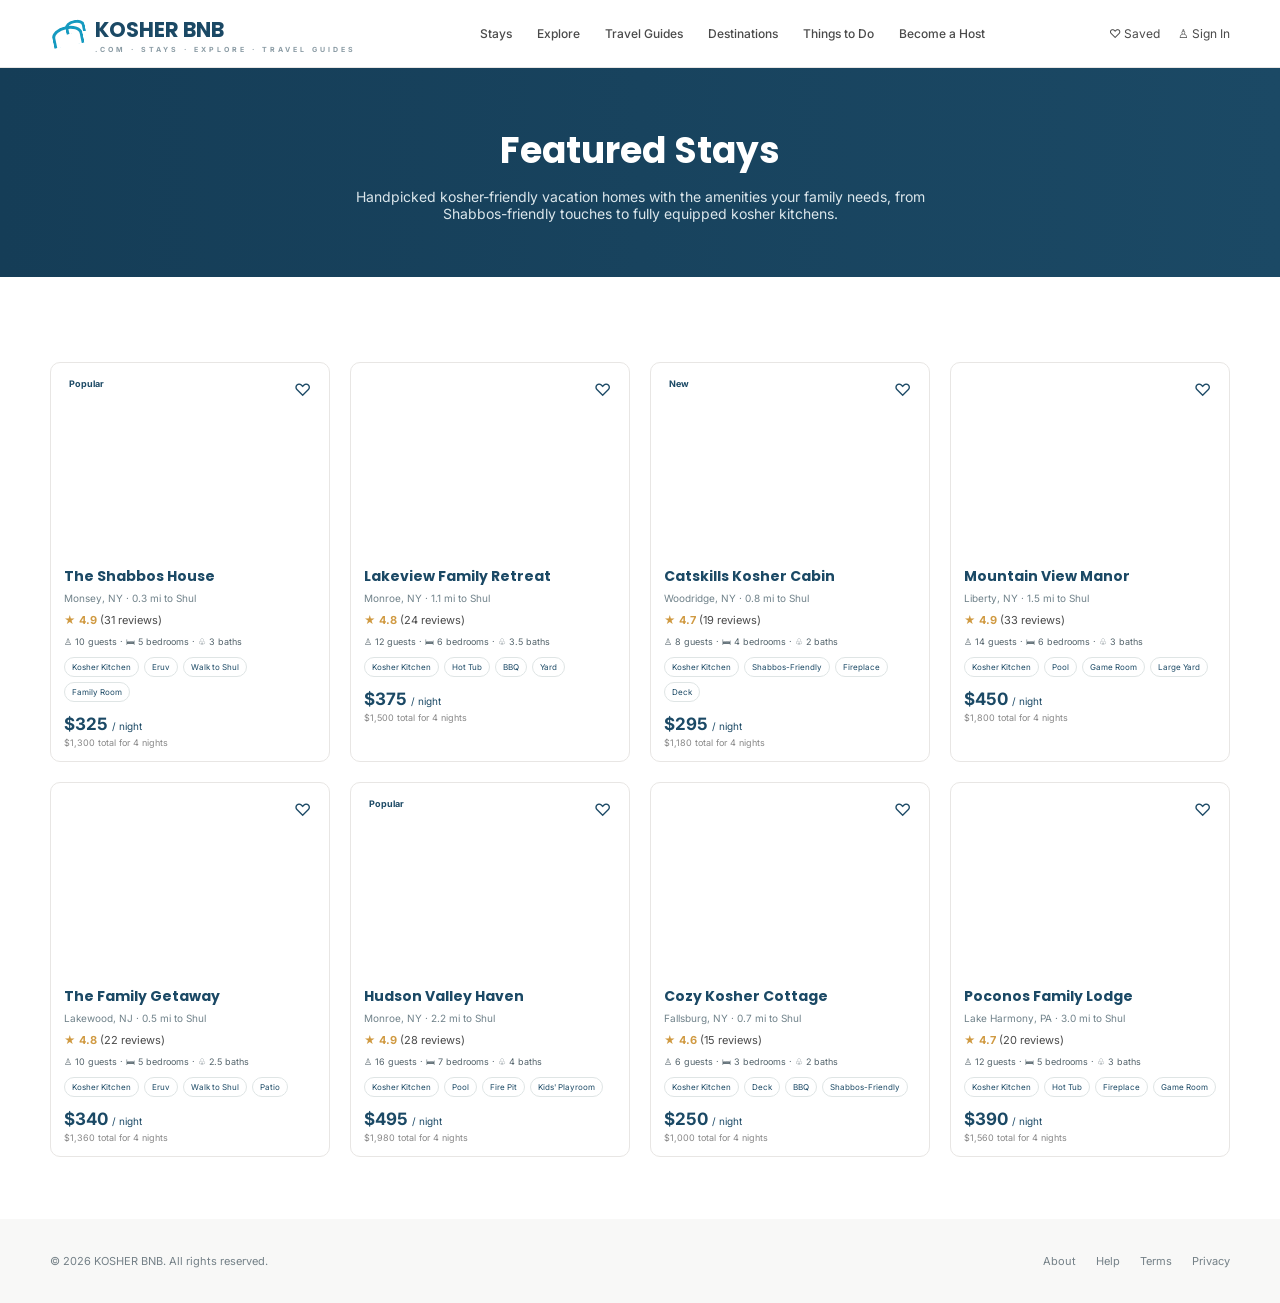
<file: stays.html>
<!DOCTYPE html><html lang="en"><head><meta charset="utf-8"><meta name="viewport" content="width=device-width, initial-scale=1.0"><title>Stays — KOSHER BNB</title><link rel="preconnect" href="https://fonts.googleapis.com"><link rel="preconnect" href="https://fonts.gstatic.com" crossorigin><link href="https://fonts.googleapis.com/css2?family=Inter:wght@400;500;600;700&family=Poppins:wght@600;700&display=swap" rel="stylesheet"><link rel="stylesheet" href="styles.css"></head><body><header><div class="container nav"><a class="logo" href="index.html"><span class="logo-mark"></span><span>KOSHER BNB<small>.COM · STAYS · EXPLORE · TRAVEL GUIDES</small></span></a><nav class="links"><a href="stays.html">Stays</a><a href="explore.html">Explore</a><a href="travel-guides.html">Travel Guides</a><a href="destinations.html">Destinations</a><a href="things-to-do.html">Things to Do</a><a href="become-a-host.html">Become a Host</a></nav><div class="actions"><a href="#">♡ Saved</a><a href="#">♙ Sign In</a></div></div></header><div class="page-hero"><h1>Featured Stays</h1><p>Handpicked kosher-friendly vacation homes with the amenities your family needs, from Shabbos-friendly touches to fully equipped kosher kitchens.</p></div><section class="section"><div class="container"><div class="cards"><article class="card"><div class="card-img" style="background-image:url('https://images.unsplash.com/photo-1564013799919-ab600027ffc6?auto=format&fit=crop&w=900&q=80')"><span class="badge">Popular</span><span class="heart">♡</span></div><div class="card-body"><h3>The Shabbos House</h3><div class="location">Monsey, NY · 0.3 mi to Shul</div><div class="rating"><b>★ 4.9</b> (31 reviews)</div><div class="meta">♙ 10 guests · 🛏 5 bedrooms · ♧ 3 baths</div><div class="tags"><span class="tag">Kosher Kitchen</span><span class="tag">Eruv</span><span class="tag">Walk to Shul</span><span class="tag">Family Room</span></div><div class="price">$325 <span>/ night</span></div><div class="total">$1,300 total for 4 nights</div></div></article><article class="card"><div class="card-img" style="background-image:url('https://images.unsplash.com/photo-1600607687939-ce8a6c25118c?auto=format&fit=crop&w=900&q=80')"><span class="heart">♡</span></div><div class="card-body"><h3>Lakeview Family Retreat</h3><div class="location">Monroe, NY · 1.1 mi to Shul</div><div class="rating"><b>★ 4.8</b> (24 reviews)</div><div class="meta">♙ 12 guests · 🛏 6 bedrooms · ♧ 3.5 baths</div><div class="tags"><span class="tag">Kosher Kitchen</span><span class="tag">Hot Tub</span><span class="tag">BBQ</span><span class="tag">Yard</span></div><div class="price">$375 <span>/ night</span></div><div class="total">$1,500 total for 4 nights</div></div></article><article class="card"><div class="card-img" style="background-image:url('https://images.unsplash.com/photo-1449158743715-0a90ebb6d2d8?auto=format&fit=crop&w=900&q=80')"><span class="badge">New</span><span class="heart">♡</span></div><div class="card-body"><h3>Catskills Kosher Cabin</h3><div class="location">Woodridge, NY · 0.8 mi to Shul</div><div class="rating"><b>★ 4.7</b> (19 reviews)</div><div class="meta">♙ 8 guests · 🛏 4 bedrooms · ♧ 2 baths</div><div class="tags"><span class="tag">Kosher Kitchen</span><span class="tag">Shabbos-Friendly</span><span class="tag">Fireplace</span><span class="tag">Deck</span></div><div class="price">$295 <span>/ night</span></div><div class="total">$1,180 total for 4 nights</div></div></article><article class="card"><div class="card-img" style="background-image:url('https://images.unsplash.com/photo-1600566753086-00f18fb6b3ea?auto=format&fit=crop&w=900&q=80')"><span class="heart">♡</span></div><div class="card-body"><h3>Mountain View Manor</h3><div class="location">Liberty, NY · 1.5 mi to Shul</div><div class="rating"><b>★ 4.9</b> (33 reviews)</div><div class="meta">♙ 14 guests · 🛏 6 bedrooms · ♧ 3 baths</div><div class="tags"><span class="tag">Kosher Kitchen</span><span class="tag">Pool</span><span class="tag">Game Room</span><span class="tag">Large Yard</span></div><div class="price">$450 <span>/ night</span></div><div class="total">$1,800 total for 4 nights</div></div></article><article class="card"><div class="card-img" style="background-image:url('https://images.unsplash.com/photo-1564013799919-ab600027ffc6?auto=format&fit=crop&w=900&q=80')"><span class="heart">♡</span></div><div class="card-body"><h3>The Family Getaway</h3><div class="location">Lakewood, NJ · 0.5 mi to Shul</div><div class="rating"><b>★ 4.8</b> (22 reviews)</div><div class="meta">♙ 10 guests · 🛏 5 bedrooms · ♧ 2.5 baths</div><div class="tags"><span class="tag">Kosher Kitchen</span><span class="tag">Eruv</span><span class="tag">Walk to Shul</span><span class="tag">Patio</span></div><div class="price">$340 <span>/ night</span></div><div class="total">$1,360 total for 4 nights</div></div></article><article class="card"><div class="card-img" style="background-image:url('https://images.unsplash.com/photo-1600607687939-ce8a6c25118c?auto=format&fit=crop&w=900&q=80')"><span class="badge">Popular</span><span class="heart">♡</span></div><div class="card-body"><h3>Hudson Valley Haven</h3><div class="location">Monroe, NY · 2.2 mi to Shul</div><div class="rating"><b>★ 4.9</b> (28 reviews)</div><div class="meta">♙ 16 guests · 🛏 7 bedrooms · ♧ 4 baths</div><div class="tags"><span class="tag">Kosher Kitchen</span><span class="tag">Pool</span><span class="tag">Fire Pit</span><span class="tag">Kids' Playroom</span></div><div class="price">$495 <span>/ night</span></div><div class="total">$1,980 total for 4 nights</div></div></article><article class="card"><div class="card-img" style="background-image:url('https://images.unsplash.com/photo-1449158743715-0a90ebb6d2d8?auto=format&fit=crop&w=900&q=80')"><span class="heart">♡</span></div><div class="card-body"><h3>Cozy Kosher Cottage</h3><div class="location">Fallsburg, NY · 0.7 mi to Shul</div><div class="rating"><b>★ 4.6</b> (15 reviews)</div><div class="meta">♙ 6 guests · 🛏 3 bedrooms · ♧ 2 baths</div><div class="tags"><span class="tag">Kosher Kitchen</span><span class="tag">Deck</span><span class="tag">BBQ</span><span class="tag">Shabbos-Friendly</span></div><div class="price">$250 <span>/ night</span></div><div class="total">$1,000 total for 4 nights</div></div></article><article class="card"><div class="card-img" style="background-image:url('https://images.unsplash.com/photo-1600566753086-00f18fb6b3ea?auto=format&fit=crop&w=900&q=80')"><span class="heart">♡</span></div><div class="card-body"><h3>Poconos Family Lodge</h3><div class="location">Lake Harmony, PA · 3.0 mi to Shul</div><div class="rating"><b>★ 4.7</b> (20 reviews)</div><div class="meta">♙ 12 guests · 🛏 5 bedrooms · ♧ 3 baths</div><div class="tags"><span class="tag">Kosher Kitchen</span><span class="tag">Hot Tub</span><span class="tag">Fireplace</span><span class="tag">Game Room</span></div><div class="price">$390 <span>/ night</span></div><div class="total">$1,560 total for 4 nights</div></div></article></div></div></section><footer><div class="container footer-inner"><div>© 2026 KOSHER BNB. All rights reserved.</div><div class="footer-links"><a href="index.html">About</a><a href="index.html">Help</a><a href="index.html">Terms</a><a href="index.html">Privacy</a></div></div></footer></body></html>
</file>
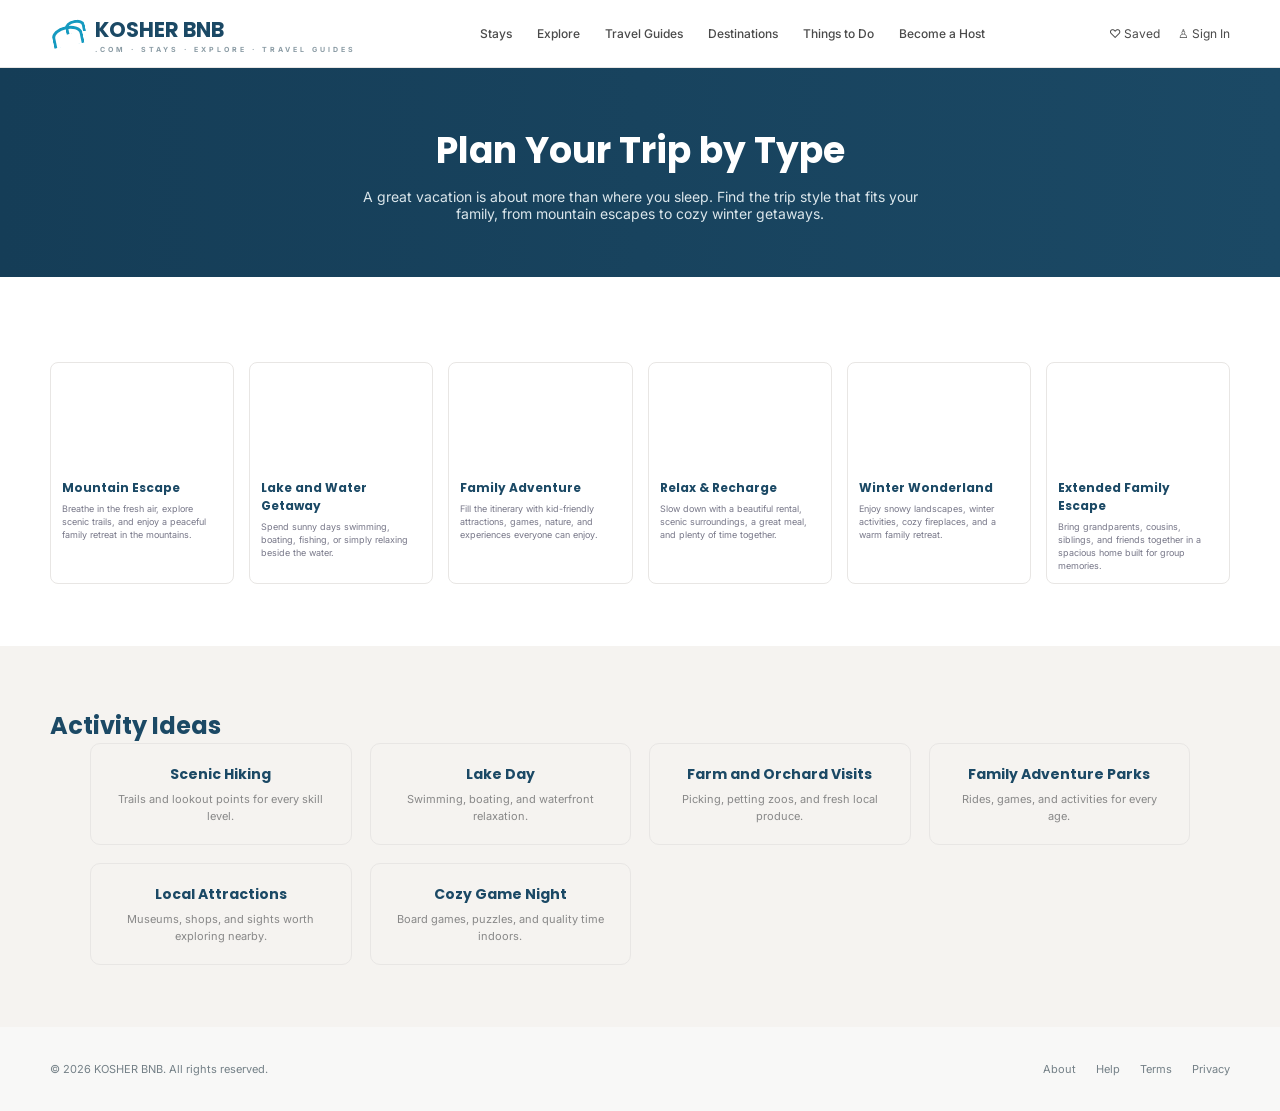
<file: things-to-do.html>
<!DOCTYPE html><html lang="en"><head><meta charset="utf-8"><meta name="viewport" content="width=device-width, initial-scale=1.0"><title>Things to Do — KOSHER BNB</title><link rel="preconnect" href="https://fonts.googleapis.com"><link rel="preconnect" href="https://fonts.gstatic.com" crossorigin><link href="https://fonts.googleapis.com/css2?family=Inter:wght@400;500;600;700&family=Poppins:wght@600;700&display=swap" rel="stylesheet"><link rel="stylesheet" href="styles.css"></head><body><header><div class="container nav"><a class="logo" href="index.html"><span class="logo-mark"></span><span>KOSHER BNB<small>.COM · STAYS · EXPLORE · TRAVEL GUIDES</small></span></a><nav class="links"><a href="stays.html">Stays</a><a href="explore.html">Explore</a><a href="travel-guides.html">Travel Guides</a><a href="destinations.html">Destinations</a><a href="things-to-do.html">Things to Do</a><a href="become-a-host.html">Become a Host</a></nav><div class="actions"><a href="#">♡ Saved</a><a href="#">♙ Sign In</a></div></div></header><div class="page-hero"><h1>Plan Your Trip by Type</h1><p>A great vacation is about more than where you sleep. Find the trip style that fits your family, from mountain escapes to cozy winter getaways.</p></div><section class="section"><div class="container"><div class="trip-grid"><div class="trip"><div class="trip-img" style="background-image:url('https://images.unsplash.com/photo-1504150558240-0b4fd8946624?auto=format&fit=crop&w=600&q=80')"></div><div class="trip-body"><h3>Mountain Escape</h3><p>Breathe in the fresh air, explore scenic trails, and enjoy a peaceful family retreat in the mountains.</p></div></div><div class="trip"><div class="trip-img" style="background-image:url('https://images.unsplash.com/photo-1519682337058-a94d519337bc?auto=format&fit=crop&w=600&q=80')"></div><div class="trip-body"><h3>Lake and Water Getaway</h3><p>Spend sunny days swimming, boating, fishing, or simply relaxing beside the water.</p></div></div><div class="trip"><div class="trip-img" style="background-image:url('https://images.unsplash.com/photo-1470770841072-f978cf4d019e?auto=format&fit=crop&w=600&q=80')"></div><div class="trip-body"><h3>Family Adventure</h3><p>Fill the itinerary with kid-friendly attractions, games, nature, and experiences everyone can enjoy.</p></div></div><div class="trip"><div class="trip-img" style="background-image:url('https://images.unsplash.com/photo-1500530855697-b586d89ba3ee?auto=format&fit=crop&w=600&q=80')"></div><div class="trip-body"><h3>Relax & Recharge</h3><p>Slow down with a beautiful rental, scenic surroundings, a great meal, and plenty of time together.</p></div></div><div class="trip"><div class="trip-img" style="background-image:url('https://images.unsplash.com/photo-1483664852095-d6cc6870702d?auto=format&fit=crop&w=600&q=80')"></div><div class="trip-body"><h3>Winter Wonderland</h3><p>Enjoy snowy landscapes, winter activities, cozy fireplaces, and a warm family retreat.</p></div></div><div class="trip"><div class="trip-img" style="background-image:url('https://images.unsplash.com/photo-1519741497674-611481863552?auto=format&fit=crop&w=600&q=80')"></div><div class="trip-body"><h3>Extended Family Escape</h3><p>Bring grandparents, cousins, siblings, and friends together in a spacious home built for group memories.</p></div></div></div></div></section><section class="section trip-section"><div class="container"><h2>Activity Ideas</h2><div class="categories"><div class="category"><h3>Scenic Hiking</h3><p>Trails and lookout points for every skill level.</p></div><div class="category"><h3>Lake Day</h3><p>Swimming, boating, and waterfront relaxation.</p></div><div class="category"><h3>Farm and Orchard Visits</h3><p>Picking, petting zoos, and fresh local produce.</p></div><div class="category"><h3>Family Adventure Parks</h3><p>Rides, games, and activities for every age.</p></div><div class="category"><h3>Local Attractions</h3><p>Museums, shops, and sights worth exploring nearby.</p></div><div class="category"><h3>Cozy Game Night</h3><p>Board games, puzzles, and quality time indoors.</p></div></div></div></section><footer><div class="container footer-inner"><div>© 2026 KOSHER BNB. All rights reserved.</div><div class="footer-links"><a href="index.html">About</a><a href="index.html">Help</a><a href="index.html">Terms</a><a href="index.html">Privacy</a></div></div></footer></body></html>
</file>
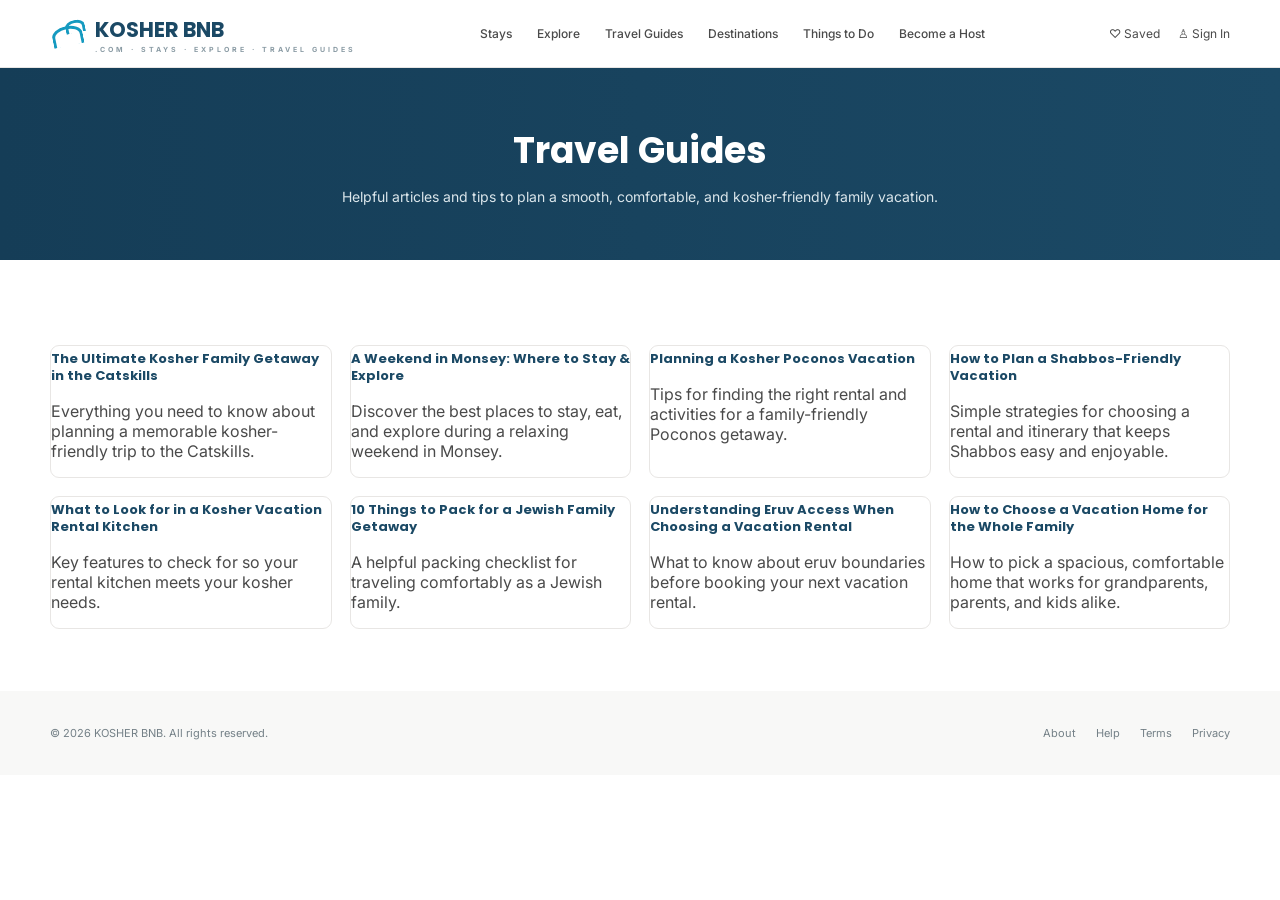
<file: travel-guides.html>
<!DOCTYPE html><html lang="en"><head><meta charset="utf-8"><meta name="viewport" content="width=device-width, initial-scale=1.0"><title>Travel Guides — KOSHER BNB</title><link rel="preconnect" href="https://fonts.googleapis.com"><link rel="preconnect" href="https://fonts.gstatic.com" crossorigin><link href="https://fonts.googleapis.com/css2?family=Inter:wght@400;500;600;700&family=Poppins:wght@600;700&display=swap" rel="stylesheet"><link rel="stylesheet" href="styles.css"></head><body><header><div class="container nav"><a class="logo" href="index.html"><span class="logo-mark"></span><span>KOSHER BNB<small>.COM · STAYS · EXPLORE · TRAVEL GUIDES</small></span></a><nav class="links"><a href="stays.html">Stays</a><a href="explore.html">Explore</a><a href="travel-guides.html">Travel Guides</a><a href="destinations.html">Destinations</a><a href="things-to-do.html">Things to Do</a><a href="become-a-host.html">Become a Host</a></nav><div class="actions"><a href="#">♡ Saved</a><a href="#">♙ Sign In</a></div></div></header><div class="page-hero"><h1>Travel Guides</h1><p>Helpful articles and tips to plan a smooth, comfortable, and kosher-friendly family vacation.</p></div><section class="section"><div class="container"><div class="guides"><div class="guide"><h3>The Ultimate Kosher Family Getaway in the Catskills</h3><p>Everything you need to know about planning a memorable kosher-friendly trip to the Catskills.</p></div><div class="guide"><h3>A Weekend in Monsey: Where to Stay & Explore</h3><p>Discover the best places to stay, eat, and explore during a relaxing weekend in Monsey.</p></div><div class="guide"><h3>Planning a Kosher Poconos Vacation</h3><p>Tips for finding the right rental and activities for a family-friendly Poconos getaway.</p></div><div class="guide"><h3>How to Plan a Shabbos-Friendly Vacation</h3><p>Simple strategies for choosing a rental and itinerary that keeps Shabbos easy and enjoyable.</p></div><div class="guide"><h3>What to Look for in a Kosher Vacation Rental Kitchen</h3><p>Key features to check for so your rental kitchen meets your kosher needs.</p></div><div class="guide"><h3>10 Things to Pack for a Jewish Family Getaway</h3><p>A helpful packing checklist for traveling comfortably as a Jewish family.</p></div><div class="guide"><h3>Understanding Eruv Access When Choosing a Vacation Rental</h3><p>What to know about eruv boundaries before booking your next vacation rental.</p></div><div class="guide"><h3>How to Choose a Vacation Home for the Whole Family</h3><p>How to pick a spacious, comfortable home that works for grandparents, parents, and kids alike.</p></div></div></div></section><footer><div class="container footer-inner"><div>© 2026 KOSHER BNB. All rights reserved.</div><div class="footer-links"><a href="index.html">About</a><a href="index.html">Help</a><a href="index.html">Terms</a><a href="index.html">Privacy</a></div></div></footer></body></html>
</file>
<file: styles.css>
:root{--blue:#1B4965;--green:#8BA89A;--gold:#D4A574;--cream:#F5F3F0;--border:#E8E6E4;--text:#4A4A4A;--muted:#888;--white:#fff;--shadow:0 8px 28px rgba(27,73,101,.10);}*{box-sizing:border-box}html{scroll-behavior:smooth}body{margin:0;font-family:Inter,Arial,sans-serif;color:var(--text);background:#fff}h1,h2,h3{font-family:Poppins,Inter,sans-serif;color:var(--blue);margin:0}a{text-decoration:none;color:inherit}.container{width:min(1180px,calc(100% - 40px));margin:auto}header{height:68px;background:#fff;border-bottom:1px solid var(--border);display:flex;align-items:center;position:sticky;top:0;z-index:50}.nav{display:flex;align-items:center;justify-content:space-between;gap:28px}.logo{display:flex;align-items:center;gap:10px;color:var(--blue);font-family:Poppins;font-size:21px;font-weight:700;white-space:nowrap}.logo-mark{width:35px;height:30px;position:relative}.logo-mark:before,.logo-mark:after{content:"";position:absolute;border-radius:50% 50% 0 0;border:3px solid #159ac0;border-bottom:0;transform:rotate(-12deg)}.logo-mark:before{width:25px;height:17px;left:2px;top:7px}.logo-mark:after{width:14px;height:10px;right:0;top:1px}.logo small{display:block;font-family:Inter;font-size:7px;letter-spacing:3px;color:#8a9ba4}.links{display:flex;gap:25px;font-size:12px;font-weight:500;align-items:center}.links a:hover{color:var(--blue)}.actions{display:flex;gap:18px;align-items:center;font-size:12px}.hero{min-height:475px;background:linear-gradient(90deg,rgba(255,255,255,.96) 0%,rgba(255,255,255,.78) 38%,rgba(255,255,255,.12) 72%),url('https://images.unsplash.com/photo-1500534623283-312aade485b7?auto=format&fit=crop&w=2000&q=85') center/cover;position:relative;padding:65px 0 45px}.hero-content{max-width:600px}.kicker{font-size:12px;font-weight:700;letter-spacing:2px;color:var(--blue);margin-bottom:14px}.hero h1{font-size:48px;line-height:1.08;letter-spacing:-1px;margin-bottom:15px}.hero p{font-size:16px;line-height:1.65;max-width:470px;margin:0 0 30px}.search-box{background:#fff;border-radius:15px;box-shadow:0 12px 35px rgba(0,0,0,.18);display:flex;align-items:center;padding:7px;max-width:820px;position:absolute;bottom:-28px;left:50%;transform:translateX(-50%);width:min(92%,1000px);z-index:3}.search-field{flex:1;padding:13px 18px;border-right:1px solid var(--border)}.search-field:last-of-type{border:0}.search-field label{display:block;font-size:11px;font-weight:700;color:var(--blue);margin-bottom:5px}.search-field span{font-size:12px;color:#667}.search-btn{border:0;background:var(--blue);color:#fff;border-radius:11px;padding:17px 28px;font-weight:700;cursor:pointer;font-size:14px}.search-btn:hover{transform:translateY(-1px)}.section{padding:62px 0}.section:first-of-type{padding-top:85px}.section-head{display:flex;justify-content:space-between;align-items:end;margin-bottom:22px}.section-head h2{font-size:25px}.section-head p{margin:5px 0 0;color:var(--muted);font-size:13px}.view{font-size:12px;color:var(--blue);font-weight:600}.dest-grid{display:grid;grid-template-columns:repeat(6,1fr);gap:10px}.dest{height:180px;border-radius:9px;overflow:hidden;position:relative;background-size:cover;background-position:center;box-shadow:var(--shadow)}.dest:after{content:"";position:absolute;inset:0;background:linear-gradient(transparent 35%,rgba(0,0,0,.72))}.dest span{position:absolute;bottom:15px;left:14px;color:#fff;font-weight:700;font-size:15px;z-index:1}.dest small{display:block;font-size:10px;font-weight:400;margin-top:4px}.cards{display:grid;grid-template-columns:repeat(4,1fr);gap:20px}.card{border:1px solid var(--border);border-radius:10px;overflow:hidden;background:#fff;transition:.2s;position:relative}.card:hover{transform:translateY(-4px);box-shadow:var(--shadow)}.card-img{height:190px;background-size:cover;background-position:center;position:relative}.heart{position:absolute;right:12px;top:12px;width:30px;height:30px;border-radius:50%;background:rgba(255,255,255,.92);display:grid;place-items:center;color:var(--blue);font-size:17px}.badge{position:absolute;left:10px;top:10px;background:#fff;padding:5px 8px;border-radius:5px;font-size:9px;font-weight:700;color:var(--blue)}.card-body{padding:13px}.card h3{font-size:14px;margin-bottom:5px}.location{font-size:10px;color:#70828a;margin-bottom:9px}.rating{font-size:11px;margin-bottom:9px}.rating b{color:#d09a42}.meta{display:flex;gap:9px;flex-wrap:wrap;font-size:9px;color:#53636b;margin-bottom:10px}.tags{display:flex;gap:5px;flex-wrap:wrap;margin-bottom:12px}.tag{border:1px solid #dfe5e5;border-radius:12px;padding:4px 7px;font-size:8px;color:var(--blue)}.price{font-size:17px;font-weight:700;color:var(--blue)}.price span{font-size:10px;font-weight:400}.total{font-size:9px;color:var(--muted);margin-top:3px}.trip-section{background:var(--cream)}.trip-grid{display:grid;grid-template-columns:repeat(6,1fr);gap:15px}.trip{background:#fff;border-radius:8px;overflow:hidden;border:1px solid var(--border)}.trip-img{height:105px;background-size:cover;background-position:center}.trip-body{padding:11px}.trip h3{font-size:12px;margin-bottom:5px}.trip p{font-size:9px;color:#778;margin:0;line-height:1.45}.guides{display:grid;grid-template-columns:repeat(4,1fr);gap:18px}.guide{border:1px solid var(--border);border-radius:9px;overflow:hidden;background:#fff}.guide-img{height:125px;background-size:cover;background-position:center}.guide-body{padding:12px}.guide small{color:#789;font-size:9px}.guide h3{font-size:13px;margin:5px 0 8px;line-height:1.3}.guide a{font-size:9px;color:var(--blue);font-weight:700}.host{background:linear-gradient(90deg,#153d57,#1B4965);color:#fff;padding:36px 0}.host-inner{display:flex;justify-content:space-between;align-items:center;gap:30px}.host h2{color:#fff;font-size:22px;margin-bottom:6px}.host p{margin:0;color:#dbe6eb;font-size:12px}.host-btn{border:1px solid #fff;color:#fff;border-radius:25px;padding:12px 22px;font-size:11px;font-weight:700;white-space:nowrap}footer{background:#f8f8f7;padding:35px 0;color:#748087;font-size:11px}.footer-inner{display:flex;justify-content:space-between;gap:30px}.footer-links{display:flex;gap:20px}.page-hero{background:linear-gradient(90deg,#153d57,#1B4965);color:#fff;padding:55px 0;text-align:center}.page-hero h1{color:#fff;font-size:36px;margin-bottom:10px}.page-hero p{color:#dbe6eb;font-size:14px;max-width:600px;margin:0 auto}.prose{max-width:760px;margin:0 auto 40px;font-size:14px;line-height:1.7;color:var(--text)}.prose h2{font-size:22px;margin:30px 0 12px}.benefits{display:grid;grid-template-columns:repeat(2,1fr);gap:18px;max-width:900px;margin:0 auto}.benefit{border:1px solid var(--border);border-radius:10px;padding:18px}.benefit h3{font-size:15px;margin-bottom:6px}.benefit p{font-size:12px;color:var(--muted);margin:0;line-height:1.5}.steps{display:grid;grid-template-columns:repeat(4,1fr);gap:16px;max-width:1000px;margin:0 auto}.step{text-align:center}.step .num{width:36px;height:36px;border-radius:50%;background:var(--blue);color:#fff;display:grid;place-items:center;font-weight:700;margin:0 auto 10px;font-size:14px}.step h3{font-size:13px;margin-bottom:6px}.step p{font-size:11px;color:var(--muted);margin:0;line-height:1.5}.faq{max-width:760px;margin:0 auto}.faq-item{border-bottom:1px solid var(--border);padding:16px 0}.faq-item h3{font-size:14px;margin-bottom:6px}.faq-item p{font-size:12px;color:var(--muted);margin:0;line-height:1.6}.categories{display:grid;grid-template-columns:repeat(4,1fr);gap:18px;max-width:1100px;margin:0 auto}.category{border:1px solid var(--border);border-radius:10px;padding:20px;text-align:center}.category .emoji{font-size:26px;margin-bottom:8px}.category h3{font-size:14px;margin-bottom:6px}.category p{font-size:11px;color:var(--muted);margin:0;line-height:1.5}@media(max-width:1000px){.links{display:none}.dest-grid{grid-template-columns:repeat(3,1fr)}.cards{grid-template-columns:repeat(2,1fr)}.trip-grid{grid-template-columns:repeat(3,1fr)}.guides{grid-template-columns:repeat(2,1fr)}}@media(max-width:700px){.container{width:min(100% - 24px,600px)}header{height:60px}.actions{display:none}.hero{min-height:560px;padding-top:45px}.hero h1{font-size:36px}.hero p{font-size:14px}.search-box{bottom:18px;display:block;padding:8px}.search-field{border-right:0;border-bottom:1px solid var(--border);padding:10px 12px}.search-btn{width:100%;margin-top:6px}.section{padding:42px 0}.section:first-of-type{padding-top:45px}.dest-grid{grid-template-columns:repeat(2,1fr)}.dest{height:145px}.cards{grid-template-columns:1fr}.card-img{height:220px}.trip-grid{grid-template-columns:repeat(2,1fr)}.guides{grid-template-columns:1fr}.host-inner{display:block}.host-btn{display:inline-block;margin-top:18px}.footer-inner{display:block}.footer-links{margin-top:15px;flex-wrap:wrap}.benefits{grid-template-columns:1fr}.steps{grid-template-columns:repeat(2,1fr)}.categories{grid-template-columns:repeat(2,1fr)}}
</file>
